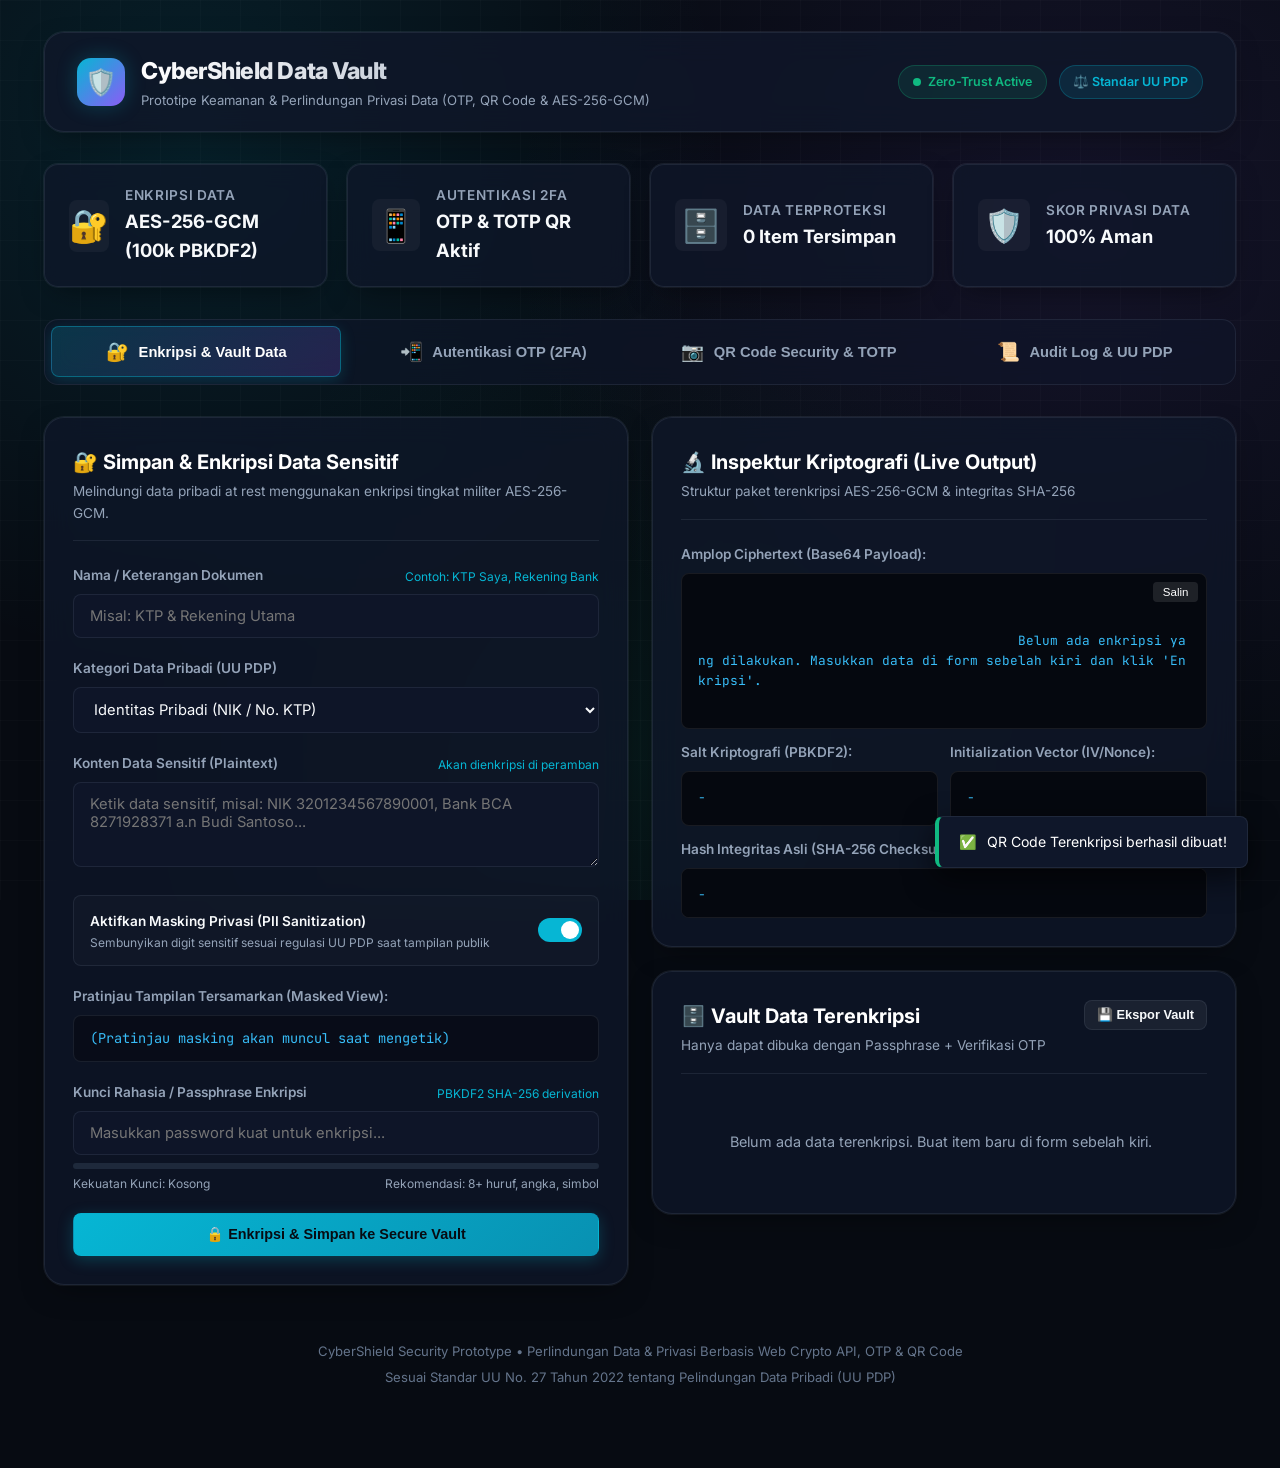
<file: index.html>
<!DOCTYPE html>
<html lang="id">
<head>
    <meta charset="UTF-8">
    <meta name="viewport" content="width=device-width, initial-scale=1.0">
    <meta name="description" content="Prototipe Sistem Keamanan & Perlindungan Privasi Data: Implementasi OTP, QR Code MFA, Enkripsi AES-256-GCM dan Kepatuhan UU PDP.">
    <meta name="keywords" content="Keamanan Data, Privasi, Enkripsi AES-256, OTP, QR Code, UU PDP, Two Factor Authentication">
    <meta name="author" content="CyberShield Security Engine">
    <title>CyberShield - Prototipe Keamanan Data, Privasi, OTP & QR Code</title>
    
    <!-- Google Fonts for modern typography -->
    <link rel="preconnect" href="https://fonts.googleapis.com">
    <link rel="preconnect" href="https://fonts.gstatic.com" crossorigin>
    <link href="https://fonts.googleapis.com/css2?family=Inter:wght@400;500;600;700;800&family=JetBrains+Mono:wght@400;600;700&display=swap" rel="stylesheet">
    
    <link rel="stylesheet" href="css/style.css">
</head>
<body>

    <div class="container">
        <!-- Application Header -->
        <header class="app-header" id="mainHeader">
            <div class="brand">
                <div class="brand-icon" aria-hidden="true">🛡️</div>
                <div class="brand-info">
                    <h1>CyberShield Data Vault</h1>
                    <p>Prototipe Keamanan &amp; Perlindungan Privasi Data (OTP, QR Code &amp; AES-256-GCM)</p>
                </div>
            </div>
            <div class="header-badges">
                <div class="status-badge" id="badgeZeroTrust">
                    <span class="pulse-dot"></span>
                    <span>Zero-Trust Active</span>
                </div>
                <div class="status-badge accent" id="badgeUUPDP">
                    <span>⚖️ Standar UU PDP</span>
                </div>
            </div>
        </header>

        <!-- Security Overview Cards -->
        <section class="security-summary" aria-label="Ringkasan Status Keamanan">
            <article class="summary-card" id="summaryCardEncryption">
                <div class="summary-icon">🔐</div>
                <div class="summary-meta">
                    <h3>Enkripsi Data</h3>
                    <p id="statEncryptionMode">AES-256-GCM (100k PBKDF2)</p>
                </div>
            </article>
            <article class="summary-card" id="summaryCardMFA">
                <div class="summary-icon">📱</div>
                <div class="summary-meta">
                    <h3>Autentikasi 2FA</h3>
                    <p id="stat2FA">OTP &amp; TOTP QR Aktif</p>
                </div>
            </article>
            <article class="summary-card" id="summaryCardVault">
                <div class="summary-icon">🗄️</div>
                <div class="summary-meta">
                    <h3>Data Terproteksi</h3>
                    <p id="statVaultCount">2 Item Tersimpan</p>
                </div>
            </article>
            <article class="summary-card" id="summaryCardCompliance">
                <div class="summary-icon">🛡️</div>
                <div class="summary-meta">
                    <h3>Skor Privasi Data</h3>
                    <p id="statPrivacyScore">100% Aman</p>
                </div>
            </article>
        </section>

        <!-- Main Navigation Tabs -->
        <nav class="tabs-nav" role="tablist" aria-label="Modul Keamanan">
            <button class="tab-btn active" id="tabBtnEncryption" role="tab" aria-selected="true" aria-controls="tabEncryption" data-tab="tabEncryption">
                <span class="tab-icon">🔐</span>
                <span>Enkripsi &amp; Vault Data</span>
            </button>
            <button class="tab-btn" id="tabBtnOTP" role="tab" aria-selected="false" aria-controls="tabOTP" data-tab="tabOTP">
                <span class="tab-icon">📲</span>
                <span>Autentikasi OTP (2FA)</span>
            </button>
            <button class="tab-btn" id="tabBtnQRCode" role="tab" aria-selected="false" aria-controls="tabQRCode" data-tab="tabQRCode">
                <span class="tab-icon">📷</span>
                <span>QR Code Security &amp; TOTP</span>
            </button>
            <button class="tab-btn" id="tabBtnPrivacyAudit" role="tab" aria-selected="false" aria-controls="tabPrivacyAudit" data-tab="tabPrivacyAudit">
                <span class="tab-icon">📜</span>
                <span>Audit Log &amp; UU PDP</span>
            </button>
        </nav>

        <!-- Main Workspace -->
        <main id="mainWorkspace">

            <!-- TAB 1: DATA ENCRYPTION & SECURE VAULT -->
            <section class="tab-pane active" id="tabEncryption" role="tabpanel" aria-labelledby="tabBtnEncryption">
                <div class="grid-2">
                    <!-- Encryption Form Card -->
                    <div class="glass-card" id="cardEncryptForm">
                        <div class="card-header">
                            <div class="card-title">
                                <h2>🔐 Simpan &amp; Enkripsi Data Sensitif</h2>
                                <p>Melindungi data pribadi at rest menggunakan enkripsi tingkat militer AES-256-GCM.</p>
                            </div>
                        </div>

                        <form id="formEncryptData" onsubmit="return false;">
                            <div class="form-group">
                                <label for="dataLabel" class="form-label">
                                    <span>Nama / Keterangan Dokumen</span>
                                    <span class="input-hint">Contoh: KTP Saya, Rekening Bank</span>
                                </label>
                                <input type="text" id="dataLabel" class="form-control" placeholder="Misal: KTP &amp; Rekening Utama" required>
                            </div>

                            <div class="form-group">
                                <label for="dataCategory" class="form-label">
                                    <span>Kategori Data Pribadi (UU PDP)</span>
                                </label>
                                <select id="dataCategory" class="form-control">
                                    <option value="nik">Identitas Pribadi (NIK / No. KTP)</option>
                                    <option value="bank">Keuangan (No. Rekening / Kartu Debit)</option>
                                    <option value="medical">Data Kesehatan / Medis Rahasia</option>
                                    <option value="credentials">Kredensial &amp; Password Penting</option>
                                    <option value="general">Catatan Rahasia Umum</option>
                                </select>
                            </div>

                            <div class="form-group">
                                <label for="dataPlaintext" class="form-label">
                                    <span>Konten Data Sensitif (Plaintext)</span>
                                    <span class="input-hint">Akan dienkripsi di peramban</span>
                                </label>
                                <textarea id="dataPlaintext" class="form-control" rows="3" placeholder="Ketik data sensitif, misal: NIK 3201234567890001, Bank BCA 8271928371 a.n Budi Santoso..." required></textarea>
                            </div>

                            <!-- PII Masking Switch -->
                            <div class="switch-group" id="piiSwitchGroup">
                                <div>
                                    <span class="switch-label">Aktifkan Masking Privasi (PII Sanitization)</span>
                                    <span class="switch-desc">Sembunyikan digit sensitif sesuai regulasi UU PDP saat tampilan publik</span>
                                </div>
                                <label class="toggle-switch">
                                    <input type="checkbox" id="toggleMasking" checked>
                                    <span class="slider"></span>
                                </label>
                            </div>

                            <!-- Masked Preview -->
                            <div class="form-group" id="maskedPreviewGroup">
                                <label class="form-label">
                                    <span>Pratinjau Tampilan Tersamarkan (Masked View):</span>
                                </label>
                                <div id="maskedPreviewDisplay" class="form-control mono" style="background: rgba(0,0,0,0.3); color: #38bdf8;">
                                    (Pratinjau masking akan muncul saat mengetik)
                                </div>
                            </div>

                            <div class="form-group">
                                <label for="encryptPassphrase" class="form-label">
                                    <span>Kunci Rahasia / Passphrase Enkripsi</span>
                                    <span class="input-hint">PBKDF2 SHA-256 derivation</span>
                                </label>
                                <input type="password" id="encryptPassphrase" class="form-control" placeholder="Masukkan password kuat untuk enkripsi..." required>
                                
                                <!-- Password Strength Meter -->
                                <div class="pw-strength-wrapper">
                                    <div class="pw-strength-bar">
                                        <div id="pwStrengthFill" class="pw-strength-fill"></div>
                                    </div>
                                    <div class="pw-strength-label">
                                        <span id="pwStrengthText">Kekuatan Kunci: Kosong</span>
                                        <span id="pwEntropyHint">Rekomendasi: 8+ huruf, angka, simbol</span>
                                    </div>
                                </div>
                            </div>

                            <button type="button" id="btnEncryptSubmit" class="btn btn-primary btn-block">
                                <span>🔒 Enkripsi &amp; Simpan ke Secure Vault</span>
                            </button>
                        </form>
                    </div>

                    <!-- Right Column: Live Crypto Inspector & Vault List -->
                    <div style="display: flex; flex-direction: column; gap: 1.5rem;">
                        <!-- Live Cryptographic Inspector -->
                        <div class="glass-card" id="cardCryptoInspector">
                            <div class="card-header">
                                <div class="card-title">
                                    <h2>🔬 Inspektur Kriptografi (Live Output)</h2>
                                    <p>Struktur paket terenkripsi AES-256-GCM &amp; integritas SHA-256</p>
                                </div>
                            </div>

                            <div style="display: flex; flex-direction: column; gap: 0.8rem;">
                                <div>
                                    <span class="form-label">Amplop Ciphertext (Base64 Payload):</span>
                                    <div class="code-inspector" id="inspectorCiphertext">
                                        <button class="copy-btn-corner" id="btnCopyCipher">Salin</button>
                                        <span id="textCiphertext">Belum ada enkripsi yang dilakukan. Masukkan data di form sebelah kiri dan klik 'Enkripsi'.</span>
                                    </div>
                                </div>
                                <div style="display: grid; grid-template-columns: 1fr 1fr; gap: 0.75rem;">
                                    <div>
                                        <span class="form-label">Salt Kriptografi (PBKDF2):</span>
                                        <div class="code-inspector" style="height: 55px;" id="textSaltHex">-</div>
                                    </div>
                                    <div>
                                        <span class="form-label">Initialization Vector (IV/Nonce):</span>
                                        <div class="code-inspector" style="height: 55px;" id="textIvHex">-</div>
                                    </div>
                                </div>
                                <div>
                                    <span class="form-label">Hash Integritas Asli (SHA-256 Checksum):</span>
                                    <div class="code-inspector" style="height: 50px;" id="textDataHash">-</div>
                                </div>
                            </div>
                        </div>

                        <!-- Encrypted Vault Items -->
                        <div class="glass-card" id="cardVaultList">
                            <div class="card-header">
                                <div class="card-title">
                                    <h2>🗄️ Vault Data Terenkripsi</h2>
                                    <p>Hanya dapat dibuka dengan Passphrase + Verifikasi OTP</p>
                                </div>
                                <button class="btn btn-secondary btn-sm" id="btnExportVault">💾 Ekspor Vault</button>
                            </div>

                            <div class="vault-list" id="vaultContainer">
                                <!-- Populated dynamically by app.js -->
                            </div>
                        </div>
                    </div>
                </div>
            </section>

            <!-- TAB 2: OTP (ONE-TIME PASSWORD) AUTHENTICATION -->
            <section class="tab-pane" id="tabOTP" role="tabpanel" aria-labelledby="tabBtnOTP">
                <div class="grid-2">
                    <!-- OTP Generator & Verification Control -->
                    <div class="glass-card" id="cardOTPControl">
                        <div class="card-header">
                            <div class="card-title">
                                <h2>📲 Simulasi Verifikasi 2FA / OTP</h2>
                                <p>Sistem perlindungan akses data dengan One-Time Password 6-digit &amp; proteksi anti brute-force.</p>
                            </div>
                        </div>

                        <div class="form-group">
                            <label for="otpChannelSelect" class="form-label">Saluran Pengiriman OTP:</label>
                            <select id="otpChannelSelect" class="form-control">
                                <option value="SMS">SMS Gateway (+62 812-****-8899)</option>
                                <option value="Email">Email Resmi (u***@privatedata.id)</option>
                                <option value="WhatsApp">WhatsApp OTP Security Channel</option>
                            </select>
                        </div>

                        <div class="form-group">
                            <label for="otpPurpose" class="form-label">Tujuan Otorisasi:</label>
                            <input type="text" id="otpPurpose" class="form-control" value="Otorisasi Buka Kunci Data Rahasia Vault" readonly>
                        </div>

                        <button type="button" id="btnRequestOTP" class="btn btn-primary btn-block">
                            <span>📩 Generate &amp; Kirim Kode OTP</span>
                        </button>

                        <!-- Simulated SMS / Email Message Preview -->
                        <div id="simulatedPhoneNotification" style="display: none; margin-top: 1.5rem;">
                            <div class="sim-sms-box">
                                <div class="sms-header">
                                    <span id="smsHeaderTitle">📩 SMS Gateway Security</span>
                                    <span>Baru Saja</span>
                                </div>
                                <div class="sms-body">
                                    <p>Jangan berikan kode ini kepada siapa pun! Kode verifikasi Anda adalah <span class="sms-code-highlight" id="simulatedCodeText">123456</span>. Berlaku selama 60 detik.</p>
                                </div>
                            </div>
                        </div>

                        <!-- 6-Digit PIN Input Form -->
                        <div style="margin-top: 1.5rem; text-align: center;">
                            <label class="form-label" style="justify-content: center;">Masukkan 6-Digit Kode OTP Anda:</label>
                            <div class="pin-inputs" id="pinInputContainer">
                                <input type="text" class="pin-digit" maxlength="1" inputmode="numeric" id="pin0" autofocus>
                                <input type="text" class="pin-digit" maxlength="1" inputmode="numeric" id="pin1">
                                <input type="text" class="pin-digit" maxlength="1" inputmode="numeric" id="pin2">
                                <input type="text" class="pin-digit" maxlength="1" inputmode="numeric" id="pin3">
                                <input type="text" class="pin-digit" maxlength="1" inputmode="numeric" id="pin4">
                                <input type="text" class="pin-digit" maxlength="1" inputmode="numeric" id="pin5">
                            </div>

                            <!-- Radial Countdown Timer -->
                            <div class="timer-radial-wrap" id="otpTimerWrap">
                                <div class="timer-circle">
                                    <svg class="timer-svg" width="100" height="100" viewBox="0 0 100 100">
                                        <circle class="timer-circle-bg" cx="50" cy="50" r="42"></circle>
                                        <circle class="timer-circle-progress" id="timerProgressRing" cx="50" cy="50" r="42"></circle>
                                    </svg>
                                    <div class="timer-text" id="otpTimerLabel">60s</div>
                                </div>
                                <span style="font-size: 0.8rem; color: var(--text-muted); margin-top: 0.5rem;" id="otpTimerStatus">Menunggu pengiriman OTP...</span>
                            </div>

                            <div style="display: flex; gap: 0.75rem; justify-content: center; margin-top: 1rem;">
                                <button type="button" id="btnVerifyOTP" class="btn btn-primary" style="flex: 2;">
                                    <span>✅ Verifikasi OTP Sekarang</span>
                                </button>
                                <button type="button" id="btnResendOTP" class="btn btn-secondary" style="flex: 1;" disabled>
                                    <span>🔄 Kirim Ulang</span>
                                </button>
                            </div>
                        </div>
                    </div>

                    <!-- OTP Security Guarantees & Brute Force Monitor -->
                    <div class="glass-card" id="cardOTPThreats">
                        <div class="card-header">
                            <div class="card-title">
                                <h2>🛡️ Mekanisme Perlindungan OTP</h2>
                                <p>Arsitektur keamanan terhadap serangan Brute-Force &amp; Man-in-the-Middle</p>
                            </div>
                        </div>

                        <div style="display: flex; flex-direction: column; gap: 1rem;">
                            <div style="background: rgba(255, 255, 255, 0.03); padding: 1rem; border-radius: var(--radius-sm); border: 1px solid var(--border-subtle);">
                                <h4 style="color: var(--primary); font-size: 0.95rem; margin-bottom: 0.3rem;">⚡ Anti Brute-Force Rate Limiting</h4>
                                <p style="font-size: 0.82rem; color: var(--text-muted);">
                                    Sistem membatasi maksimal <strong>3 kali percobaan salah</strong>. Jika melampaui batas, sistem otomatis membekukan (lockdown) verifikasi selama 30 detik untuk menggagalkan bot otomatis.
                                </p>
                                <div style="margin-top: 0.6rem; display: flex; justify-content: space-between; align-items: center; font-size: 0.82rem;">
                                    <span>Sisa Percobaan:</span>
                                    <span id="attemptsRemainingBadge" style="font-weight: 700; color: var(--success);">3 / 3 Percobaan</span>
                                </div>
                            </div>

                            <div style="background: rgba(255, 255, 255, 0.03); padding: 1rem; border-radius: var(--radius-sm); border: 1px solid var(--border-subtle);">
                                <h4 style="color: var(--secondary); font-size: 0.95rem; margin-bottom: 0.3rem;">⏳ Single-Use &amp; Time-Bound Token</h4>
                                <p style="font-size: 0.82rem; color: var(--text-muted);">
                                    Kode OTP dibuat dengan nilai acak kriptografis (<code>window.crypto.getRandomValues</code>) dan secara otomatis hangus seketika setelah digunakan (One-Time) atau setelah 60 detik kedaluwarsa.
                                </p>
                            </div>

                            <div style="background: rgba(255, 255, 255, 0.03); padding: 1rem; border-radius: var(--radius-sm); border: 1px solid var(--border-subtle);">
                                <h4 style="color: var(--success); font-size: 0.95rem; margin-bottom: 0.3rem;">🔒 Hubungan OTP dengan Kunci Dekripsi</h4>
                                <p style="font-size: 0.82rem; color: var(--text-muted);">
                                    Di sistem CyberShield, data sensitif yang ada di Vault membutuhkan otorisasi OTP yang valid sebelum peramban diizinkan menjalankan proses dekripsi data berharga.
                                </p>
                            </div>
                        </div>
                    </div>
                </div>
            </section>

            <!-- TAB 3: QR CODE SECURITY & MFA BINDING -->
            <section class="tab-pane" id="tabQRCode" role="tabpanel" aria-labelledby="tabBtnQRCode">
                <div class="grid-2">
                    <!-- MFA QR Code Pairing -->
                    <div class="glass-card" id="cardQRPairing">
                        <div class="card-header">
                            <div class="card-title">
                                <h2>📷 Binding 2FA dengan QR Code (TOTP)</h2>
                                <p>Dukungan aplikasi Google Authenticator, Microsoft Authenticator &amp; Authy</p>
                            </div>
                        </div>

                        <div class="qr-preview-wrapper">
                            <div class="qr-box" id="qrContainerTotp">
                                <!-- Dynamic SVG QR Code will be inserted here -->
                            </div>
                            <div class="qr-secret-key" id="boxTotpSecretKey">
                                <span>Kunci Manual:</span>
                                <strong id="textTotpSecret">JBSWY3DPEHPK3PXP</strong>
                                <button class="btn btn-secondary btn-sm" id="btnCopyTotpSecret" style="padding: 0.2rem 0.5rem;">Salin</button>
                            </div>
                            <p style="font-size: 0.78rem; color: var(--text-muted); margin-top: 0.8rem; text-align: center;">
                                Pindai QR Code di atas menggunakan aplikasi Authenticator ponsel Anda untuk menghubungkan akun.
                            </p>
                        </div>

                        <!-- Live Authenticator Simulator -->
                        <div style="background: rgba(0, 0, 0, 0.4); border-radius: var(--radius-sm); padding: 1rem; border: 1px solid var(--border-subtle);">
                            <div style="display: flex; justify-content: space-between; align-items: center; margin-bottom: 0.5rem;">
                                <span style="font-size: 0.82rem; font-weight: 600; color: var(--primary);">📲 Simulator Kode Live Authenticator:</span>
                                <span style="font-size: 0.75rem; color: var(--text-muted);" id="totpTickerCountdown">Berganti dlm 30s</span>
                            </div>
                            <div style="display: flex; align-items: center; justify-content: space-between;">
                                <div id="liveTotpDisplay" style="font-family: var(--font-mono); font-size: 1.8rem; font-weight: 800; letter-spacing: 0.15em; color: #fff;">
                                    ------
                                </div>
                                <button class="btn btn-secondary btn-sm" id="btnFillTotp">Gunakan Kode Ini</button>
                            </div>
                        </div>

                        <!-- Verification of TOTP -->
                        <div style="margin-top: 1.25rem;">
                            <label for="inputVerifyTotp" class="form-label">Uji Validasi Kode dari Authenticator:</label>
                            <div style="display: flex; gap: 0.75rem;">
                                <input type="text" id="inputVerifyTotp" class="form-control mono" placeholder="6 Digit TOTP (misal: 482910)" maxlength="6">
                                <button type="button" id="btnCheckTotp" class="btn btn-primary" style="white-space: nowrap;">
                                    Verifikasi TOTP
                                </button>
                            </div>
                        </div>
                    </div>

                    <!-- Secure Encrypted QR Code Generator & Scanner Simulator -->
                    <div class="glass-card" id="cardEncryptedQR">
                        <div class="card-header">
                            <div class="card-title">
                                <h2>🛡️ QR Code Payload Terenkripsi</h2>
                                <p>Kirimkan data rahasia offline melalui QR Code yang hanya bisa dibaca dengan password.</p>
                            </div>
                        </div>

                        <div class="form-group">
                            <label for="qrSecretPayloadText" class="form-label">Pesan / Token Rahasia yang Ingin Dimasukkan ke QR:</label>
                            <input type="text" id="qrSecretPayloadText" class="form-control" value="SESI-RAHASIA#USER-8291#TIKET-KEAMANAN-TERVERIFIKASI">
                        </div>

                        <div class="form-group">
                            <label for="qrSecretPassphrase" class="form-label">Kunci Enkripsi QR:</label>
                            <input type="password" id="qrSecretPassphrase" class="form-control" placeholder="Passphrase pengunci QR code..." value="KunciRahasiaQR123!">
                        </div>

                        <button type="button" id="btnGenerateEncryptedQR" class="btn btn-primary btn-block">
                            <span>⚡ Generate QR Code Terenkripsi</span>
                        </button>

                        <div class="qr-preview-wrapper" style="margin-top: 1.25rem;">
                            <div class="qr-box" id="qrContainerEncrypted">
                                <!-- Dynamic Encrypted QR Code -->
                            </div>
                            <span style="font-size: 0.75rem; color: var(--text-muted); margin-top: 0.5rem;" id="qrEncryptedPayloadLength">
                                Payload: Terenkripsi AES-256-GCM
                            </span>
                        </div>

                        <!-- Scanner & Decryptor Simulator -->
                        <div style="background: rgba(255, 255, 255, 0.02); padding: 1rem; border-radius: var(--radius-sm); border: 1px solid var(--border-subtle);">
                            <h4 style="font-size: 0.88rem; color: #fff; margin-bottom: 0.5rem;">🔍 Simulator Pindai &amp; Dekripsi QR</h4>
                            <div style="display: flex; gap: 0.5rem; margin-bottom: 0.75rem;">
                                <input type="password" id="qrDecryptKeyInput" class="form-control" placeholder="Masukkan kunci untuk membaca QR...">
                                <button type="button" id="btnScanAndDecryptQR" class="btn btn-secondary" style="white-space: nowrap;">Buka QR</button>
                            </div>
                            <div id="qrDecryptedResult" class="code-inspector" style="height: 60px; color: #10b981;">
                                Hasil dekripsi QR akan tampil di sini.
                            </div>
                        </div>
                    </div>
                </div>
            </section>

            <!-- TAB 4: AUDIT LOG & UU PDP PRIVACY COMPLIANCE -->
            <section class="tab-pane" id="tabPrivacyAudit" role="tabpanel" aria-labelledby="tabBtnPrivacyAudit">
                <div class="grid-2">
                    <!-- Live Security Event Audit Console -->
                    <div class="glass-card" id="cardAuditTrail">
                        <div class="card-header">
                            <div class="card-title">
                                <h2>📜 Audit Log Keamanan Real-Time</h2>
                                <p>Pencatatan setiap akses, pembuatan OTP, dan proses enkripsi/dekripsi secara transparan.</p>
                            </div>
                            <button class="btn btn-secondary btn-sm" id="btnClearAuditLogs">Bersihkan Log</button>
                        </div>

                        <div class="audit-console" id="auditConsoleContainer">
                            <!-- Populated dynamically by app.js -->
                        </div>
                    </div>

                    <!-- UU PDP & Privacy Compliance Dashboard -->
                    <div class="glass-card" id="cardComplianceDashboard">
                        <div class="card-header">
                            <div class="card-title">
                                <h2>⚖️ Kepatuhan UU Perlindungan Data Pribadi (UU PDP)</h2>
                                <p>Kesesuaian implementasi teknis dengan Undang-Undang No. 27 Tahun 2022</p>
                            </div>
                        </div>

                        <div style="display: flex; flex-direction: column; gap: 1rem;">
                            <div style="display: flex; gap: 0.75rem; align-items: flex-start;">
                                <span style="font-size: 1.3rem;">✅</span>
                                <div>
                                    <h4 style="font-size: 0.92rem; color: #fff;">Prinsip Kerahasiaan &amp; Enkripsi End-to-End (Pasal 35)</h4>
                                    <p style="font-size: 0.8rem; color: var(--text-muted);">
                                        Pengendali data wajib melindungi data pribadi dari pemrosesan tidak sah menggunakan kriptografi kuat (AES-256-GCM) sehingga pihak ketiga tidak dapat membaca data mentah.
                                    </p>
                                </div>
                            </div>

                            <div style="display: flex; gap: 0.75rem; align-items: flex-start;">
                                <span style="font-size: 1.3rem;">✅</span>
                                <div>
                                    <h4 style="font-size: 0.92rem; color: #fff;">Autentikasi Bertingkat (MFA / 2FA)</h4>
                                    <p style="font-size: 0.8rem; color: var(--text-muted);">
                                        Akses terhadap data sensitif dilindungi dengan otentikasi ganda menggunakan One-Time Password (OTP) dan TOTP QR Code untuk mencegah pengambilalihan akun.
                                    </p>
                                </div>
                            </div>

                            <div style="display: flex; gap: 0.75rem; align-items: flex-start;">
                                <span style="font-size: 1.3rem;">✅</span>
                                <div>
                                    <h4 style="font-size: 0.92rem; color: #fff;">Hak Penghapusan Data / Right to be Forgotten (Pasal 8)</h4>
                                    <p style="font-size: 0.8rem; color: var(--text-muted);">
                                        Subjek data berhak mengakhiri pemrosesan dan menghapus data pribadinya secara permanen dari sistem vault melalui tombol 'Hapus Data' kapan saja.
                                    </p>
                                </div>
                            </div>

                            <div style="display: flex; gap: 0.75rem; align-items: flex-start;">
                                <span style="font-size: 1.3rem;">✅</span>
                                <div>
                                    <h4 style="font-size: 0.92rem; color: #fff;">Penyamaran Data Sensitif / PII Masking (Pasal 36)</h4>
                                    <p style="font-size: 0.8rem; color: var(--text-muted);">
                                        Fitur masking otomatis menyamarkan angka sensitif pada NIK, Rekening Bank, dan Nomor Kontak saat ditampilkan pada antarmuka publik.
                                    </p>
                                </div>
                            </div>
                        </div>

                        <div style="margin-top: 1.5rem; padding-top: 1rem; border-top: 1px solid var(--border-subtle); display: flex; justify-content: space-between; align-items: center;">
                            <span style="font-size: 0.85rem; color: var(--text-muted);">Status Sertifikasi Sistem:</span>
                            <span class="status-badge" style="background: rgba(16, 185, 129, 0.2);">Zero-Knowledge Ready</span>
                        </div>
                    </div>
                </div>
            </section>

        </main>

        <!-- Decryption & 2FA Modal Dialog -->
        <div class="modal-overlay" id="decryptModal">
            <div class="modal-content" role="dialog" aria-modal="true" aria-labelledby="modalTitle">
                <div class="modal-header">
                    <h3 id="modalTitle" style="font-size: 1.15rem; color: #fff;">🔓 Buka Kunci &amp; Dekripsi Data Vault</h3>
                    <button class="modal-close" id="btnModalClose" aria-label="Tutup Dialog">&times;</button>
                </div>
                
                <div style="margin-bottom: 1.25rem;">
                    <p style="font-size: 0.85rem; color: var(--text-muted); margin-bottom: 0.75rem;">
                        Item: <strong id="modalItemLabel" style="color: #fff;">-</strong>
                    </p>
                    <div class="form-group">
                        <label for="modalDecryptPassword" class="form-label">Masukkan Passphrase Enkripsi:</label>
                        <input type="password" id="modalDecryptPassword" class="form-control" placeholder="Passphrase yang digunakan saat enkripsi..." required>
                    </div>

                    <!-- 2FA OTP Security Requirement in Modal -->
                    <div style="background: rgba(6, 182, 212, 0.08); border: 1px solid rgba(6, 182, 212, 0.2); padding: 0.85rem; border-radius: var(--radius-sm); margin-bottom: 1rem;">
                        <span style="font-size: 0.8rem; color: var(--primary); font-weight: 600; display: block; margin-bottom: 0.3rem;">
                            🛡️ Otorisasi 2FA Diperlukan:
                        </span>
                        <div style="display: flex; gap: 0.5rem;">
                            <input type="text" id="modalOtpCode" class="form-control mono" placeholder="6-Digit OTP / TOTP..." maxlength="6">
                            <button type="button" class="btn btn-secondary btn-sm" id="btnModalQuickOtp">Gunakan OTP Aktif</button>
                        </div>
                    </div>

                    <div id="modalDecryptedOutputGroup" style="display: none; margin-top: 1rem;">
                        <label class="form-label" style="color: var(--success);">Konten Asli Berhasil Didekripsi:</label>
                        <div class="code-inspector" id="modalDecryptedContent" style="color: #34d399; max-height: 140px;">-</div>
                    </div>
                </div>

                <div style="display: flex; justify-content: flex-end; gap: 0.75rem;">
                    <button type="button" class="btn btn-secondary" id="btnModalCancel">Tutup</button>
                    <button type="button" class="btn btn-primary" id="btnModalSubmitDecrypt">🔓 Dekripsi Sekarang</button>
                </div>
            </div>
        </div>

        <!-- Toast Notification Container -->
        <div class="toast-container" id="toastContainer" aria-live="polite"></div>

        <!-- Footer -->
        <footer style="margin-top: 3.5rem; text-align: center; color: var(--text-dim); font-size: 0.82rem;">
            <p>CyberShield Security Prototype &bull; Perlindungan Data &amp; Privasi Berbasis Web Crypto API, OTP &amp; QR Code</p>
            <p style="margin-top: 0.3rem;">Sesuai Standar UU No. 27 Tahun 2022 tentang Pelindungan Data Pribadi (UU PDP)</p>
        </footer>
    </div>

    <!-- Scripts -->
    <script src="js/qrcode-lib.js"></script>
    <script src="js/crypto-engine.js"></script>
    <script src="js/otp-manager.js"></script>
    <script src="js/app.js"></script>
</body>
</html>
</file>
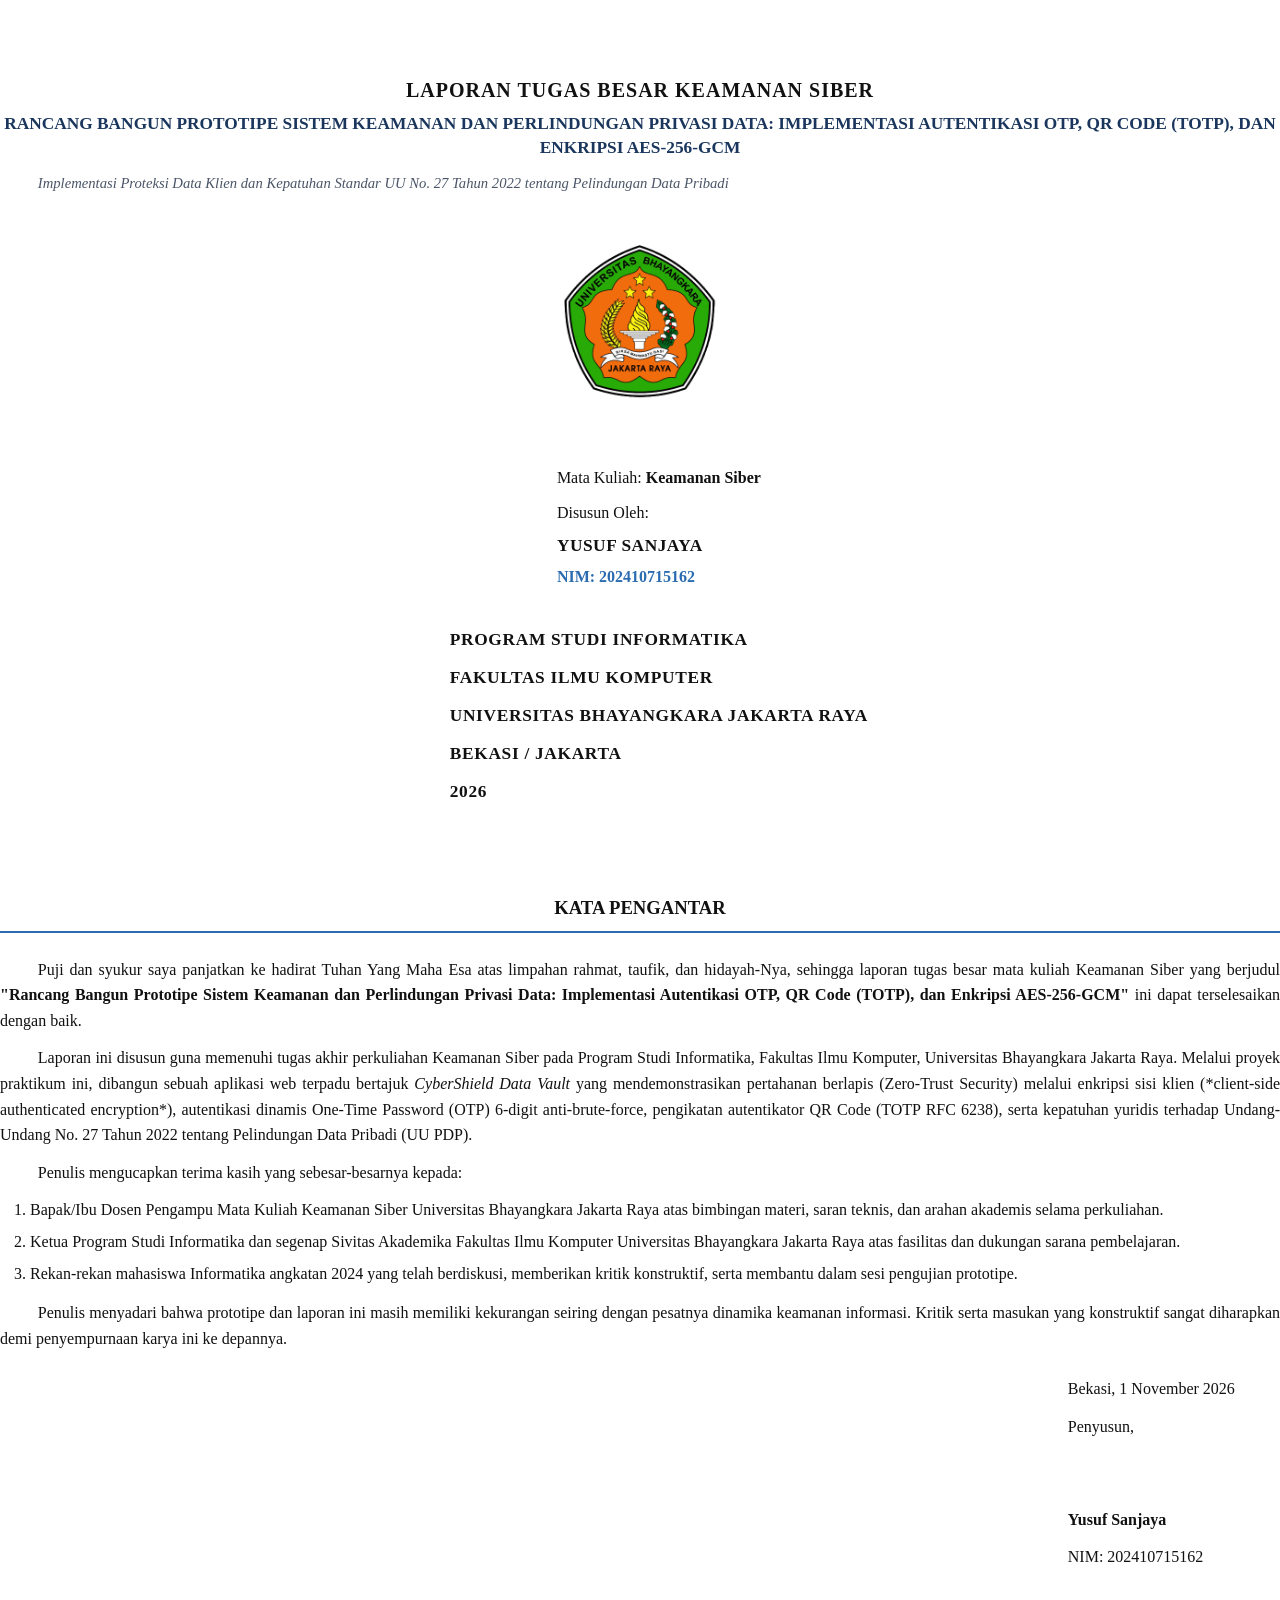
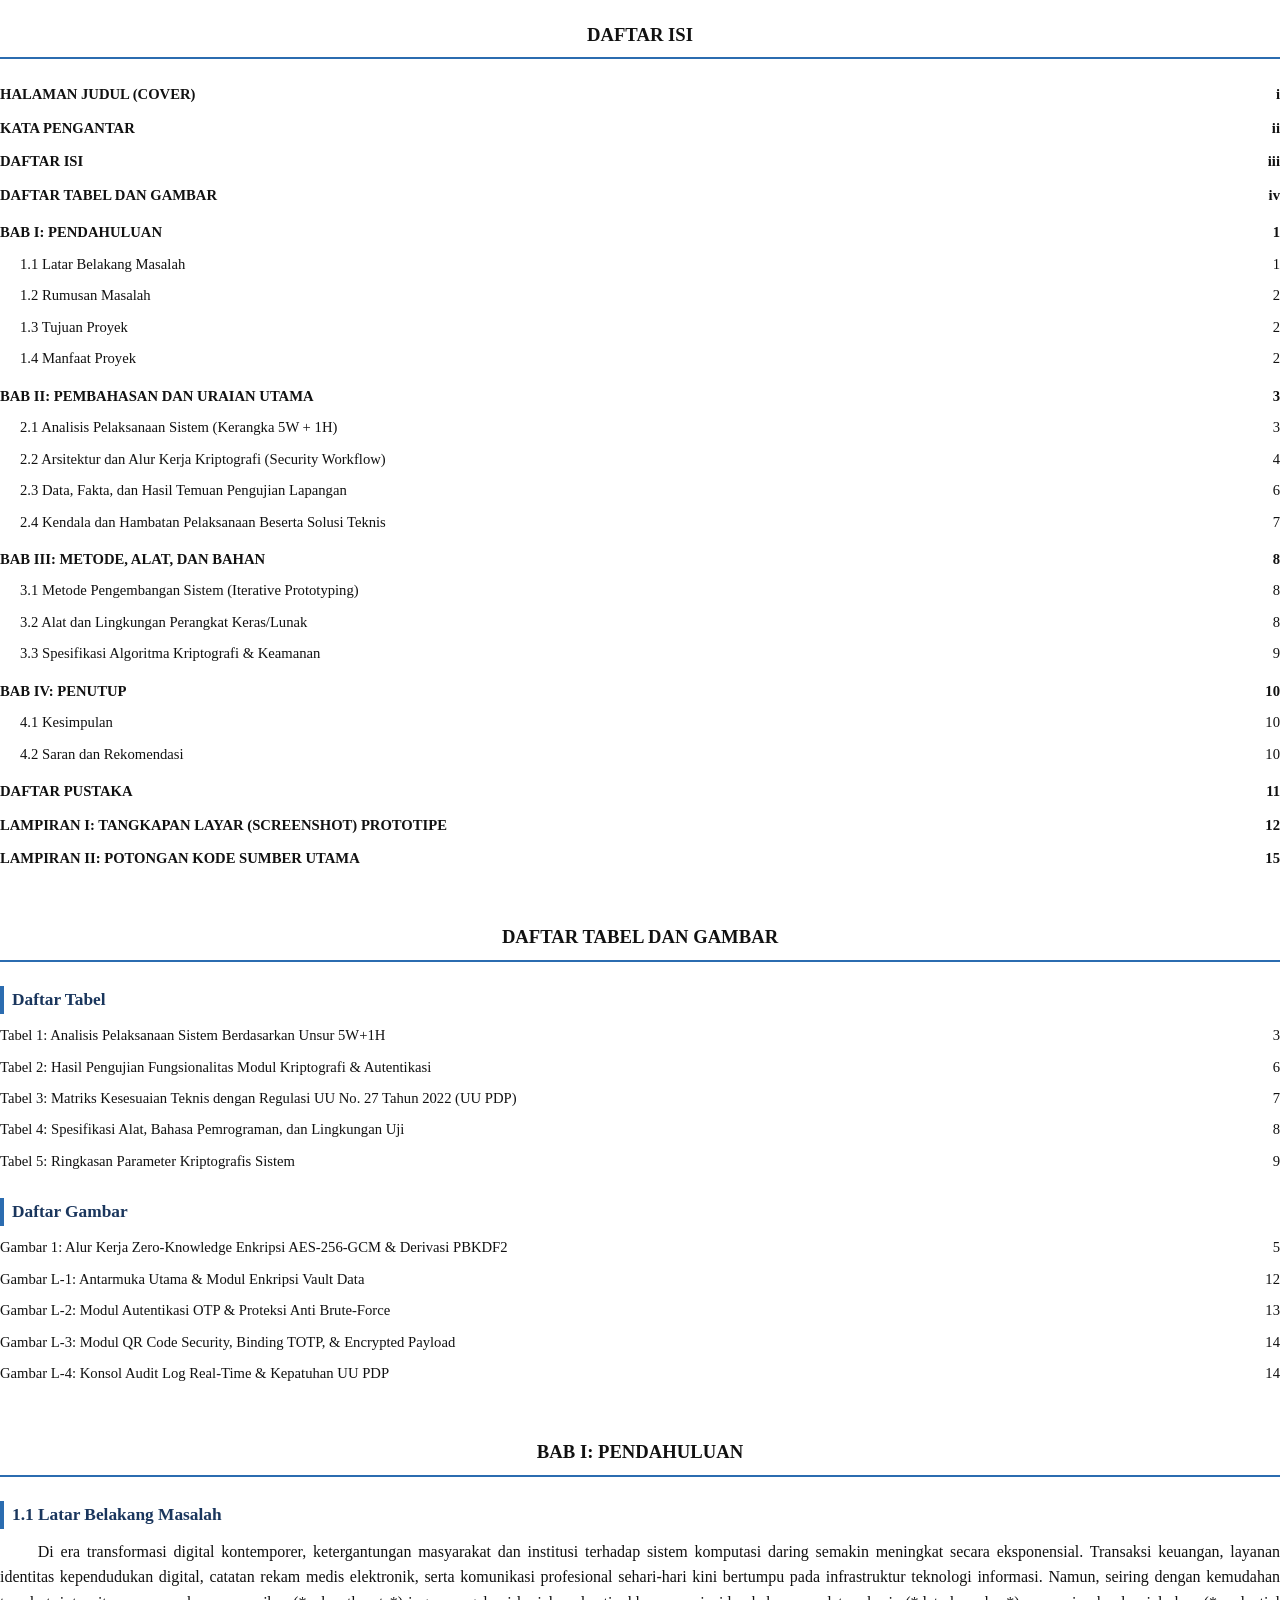
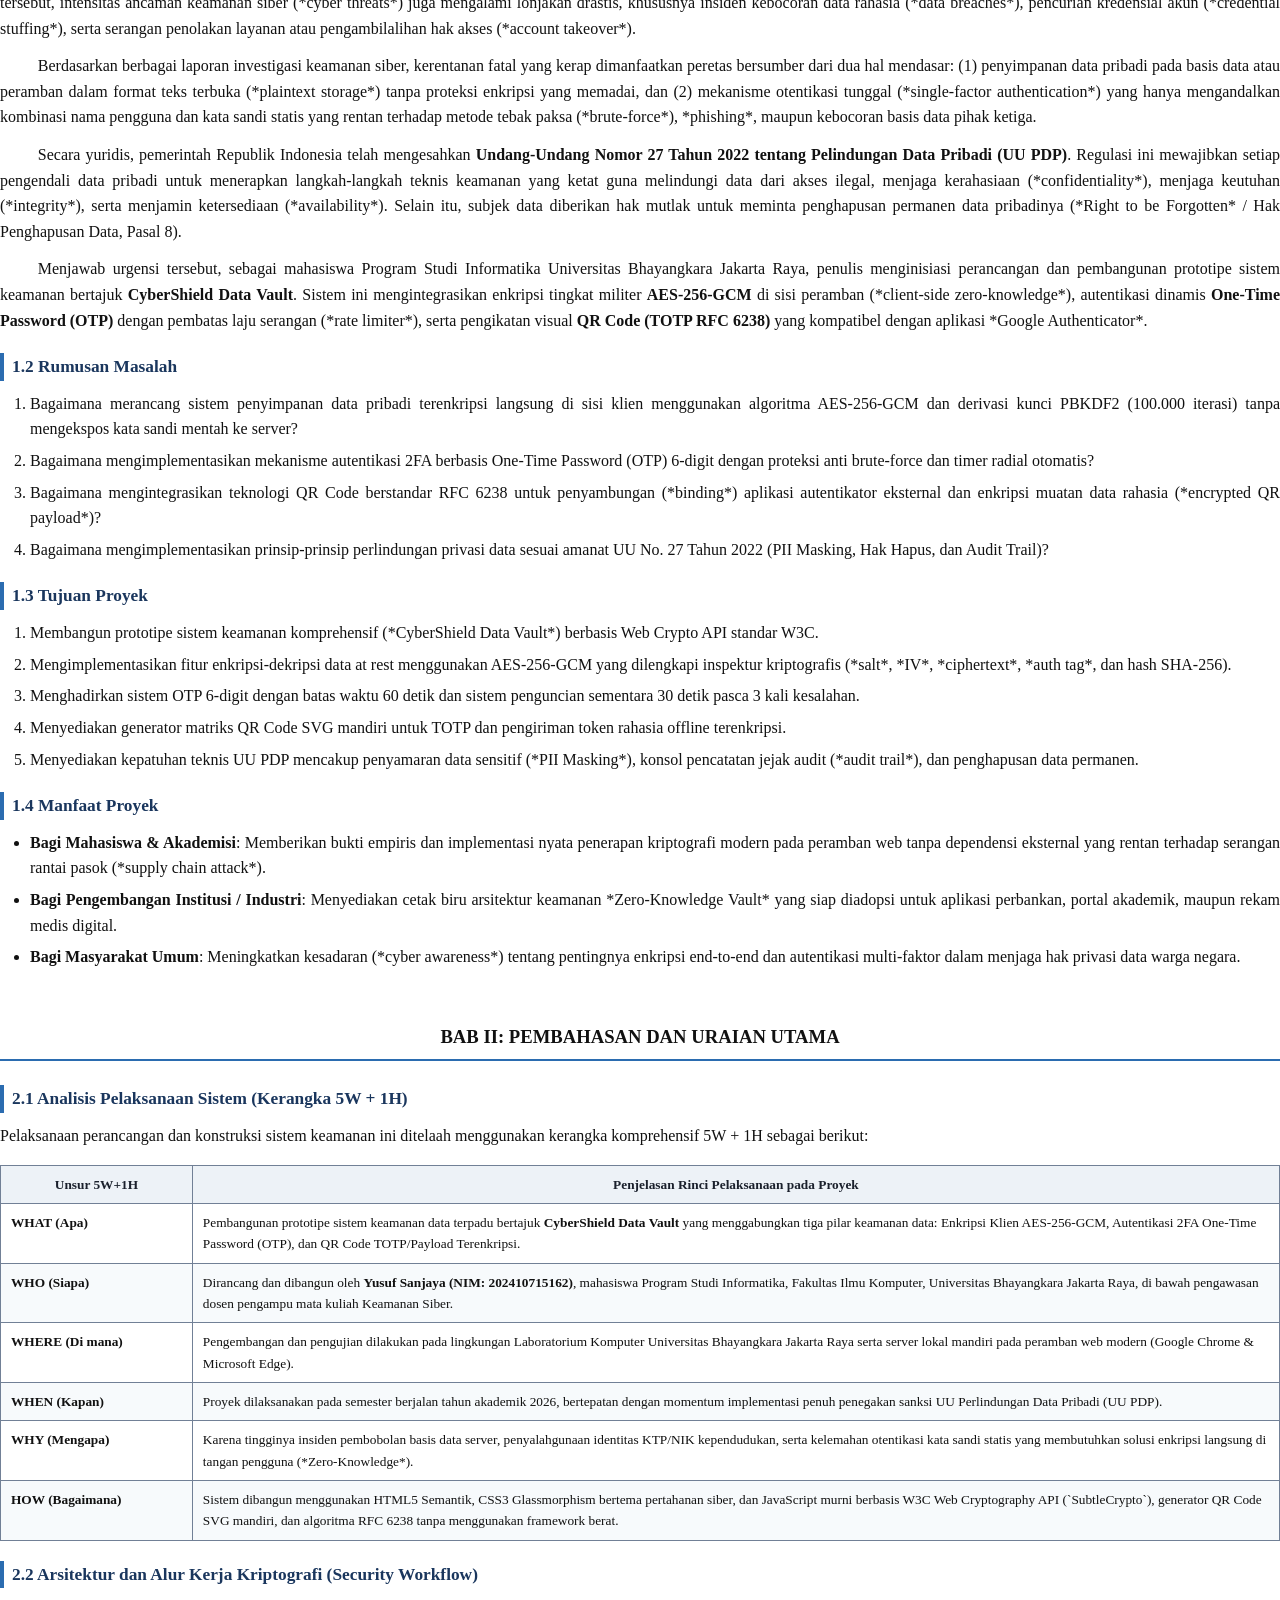
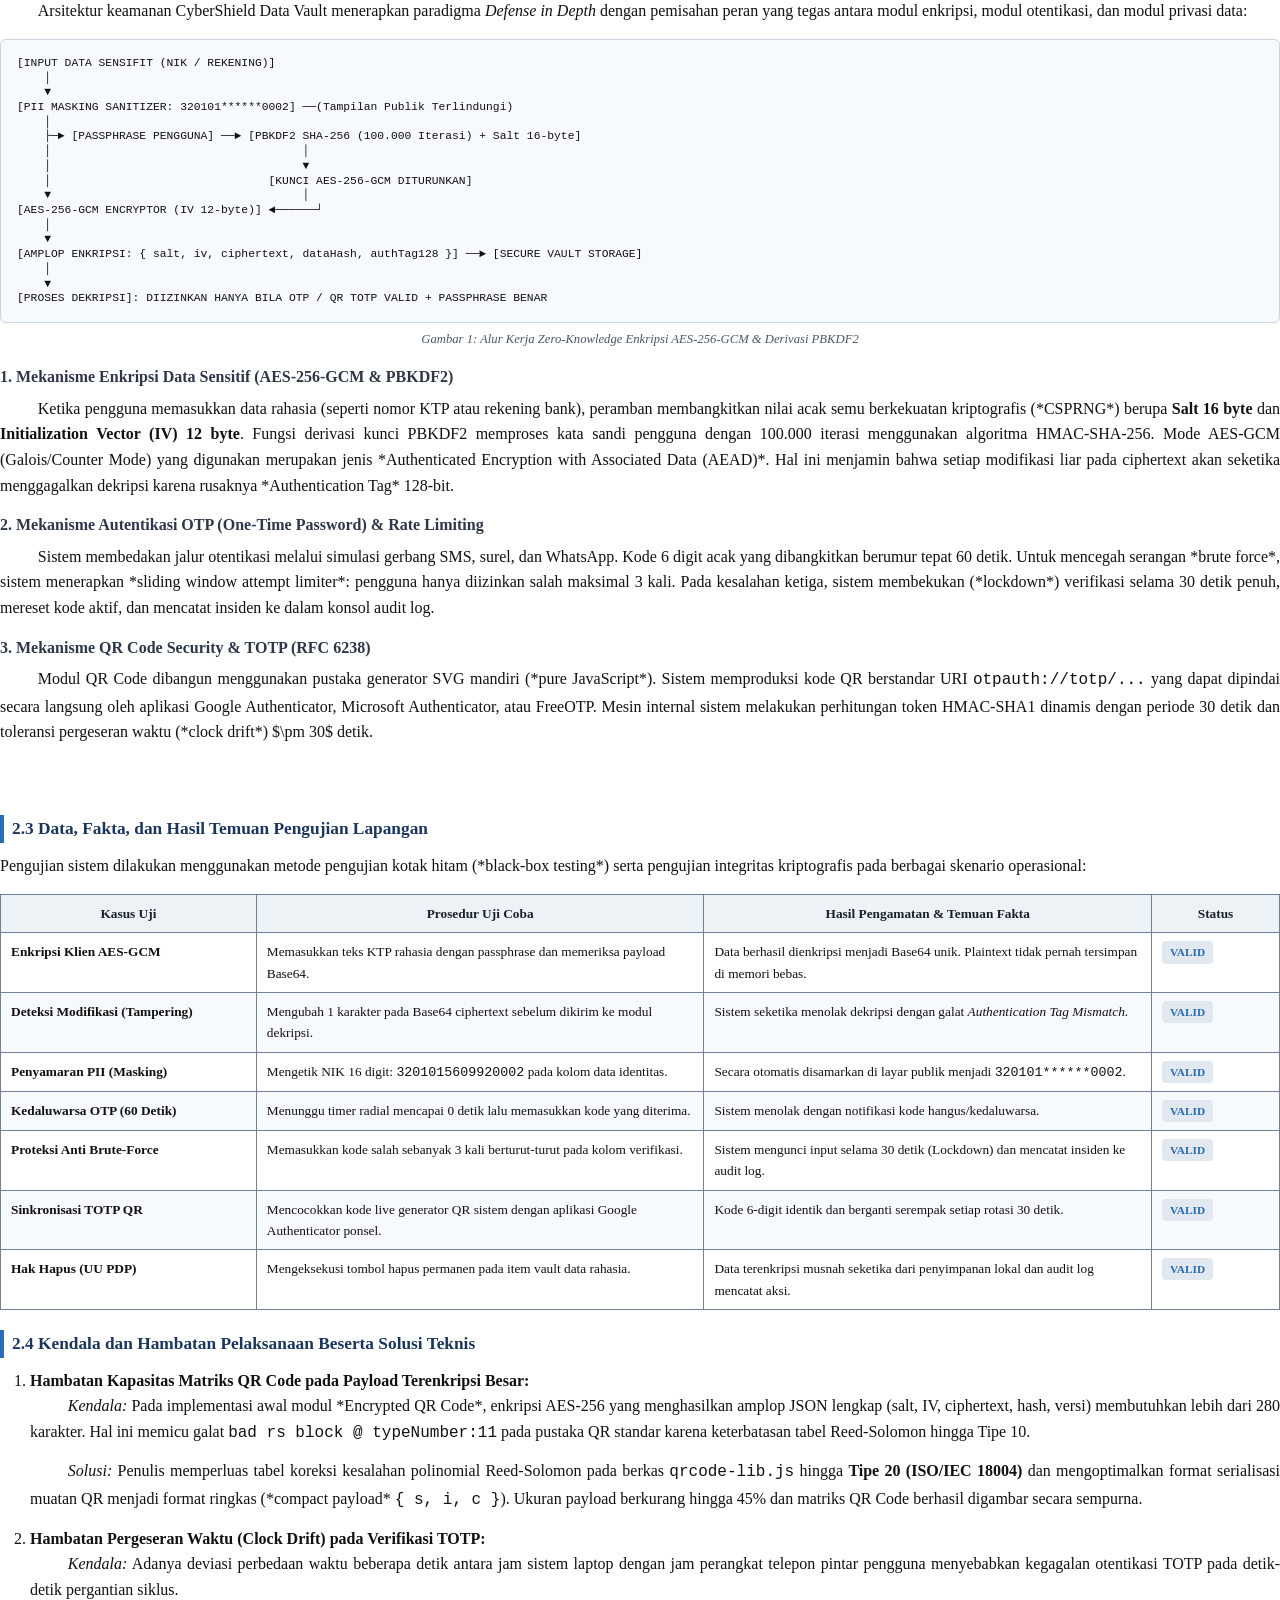
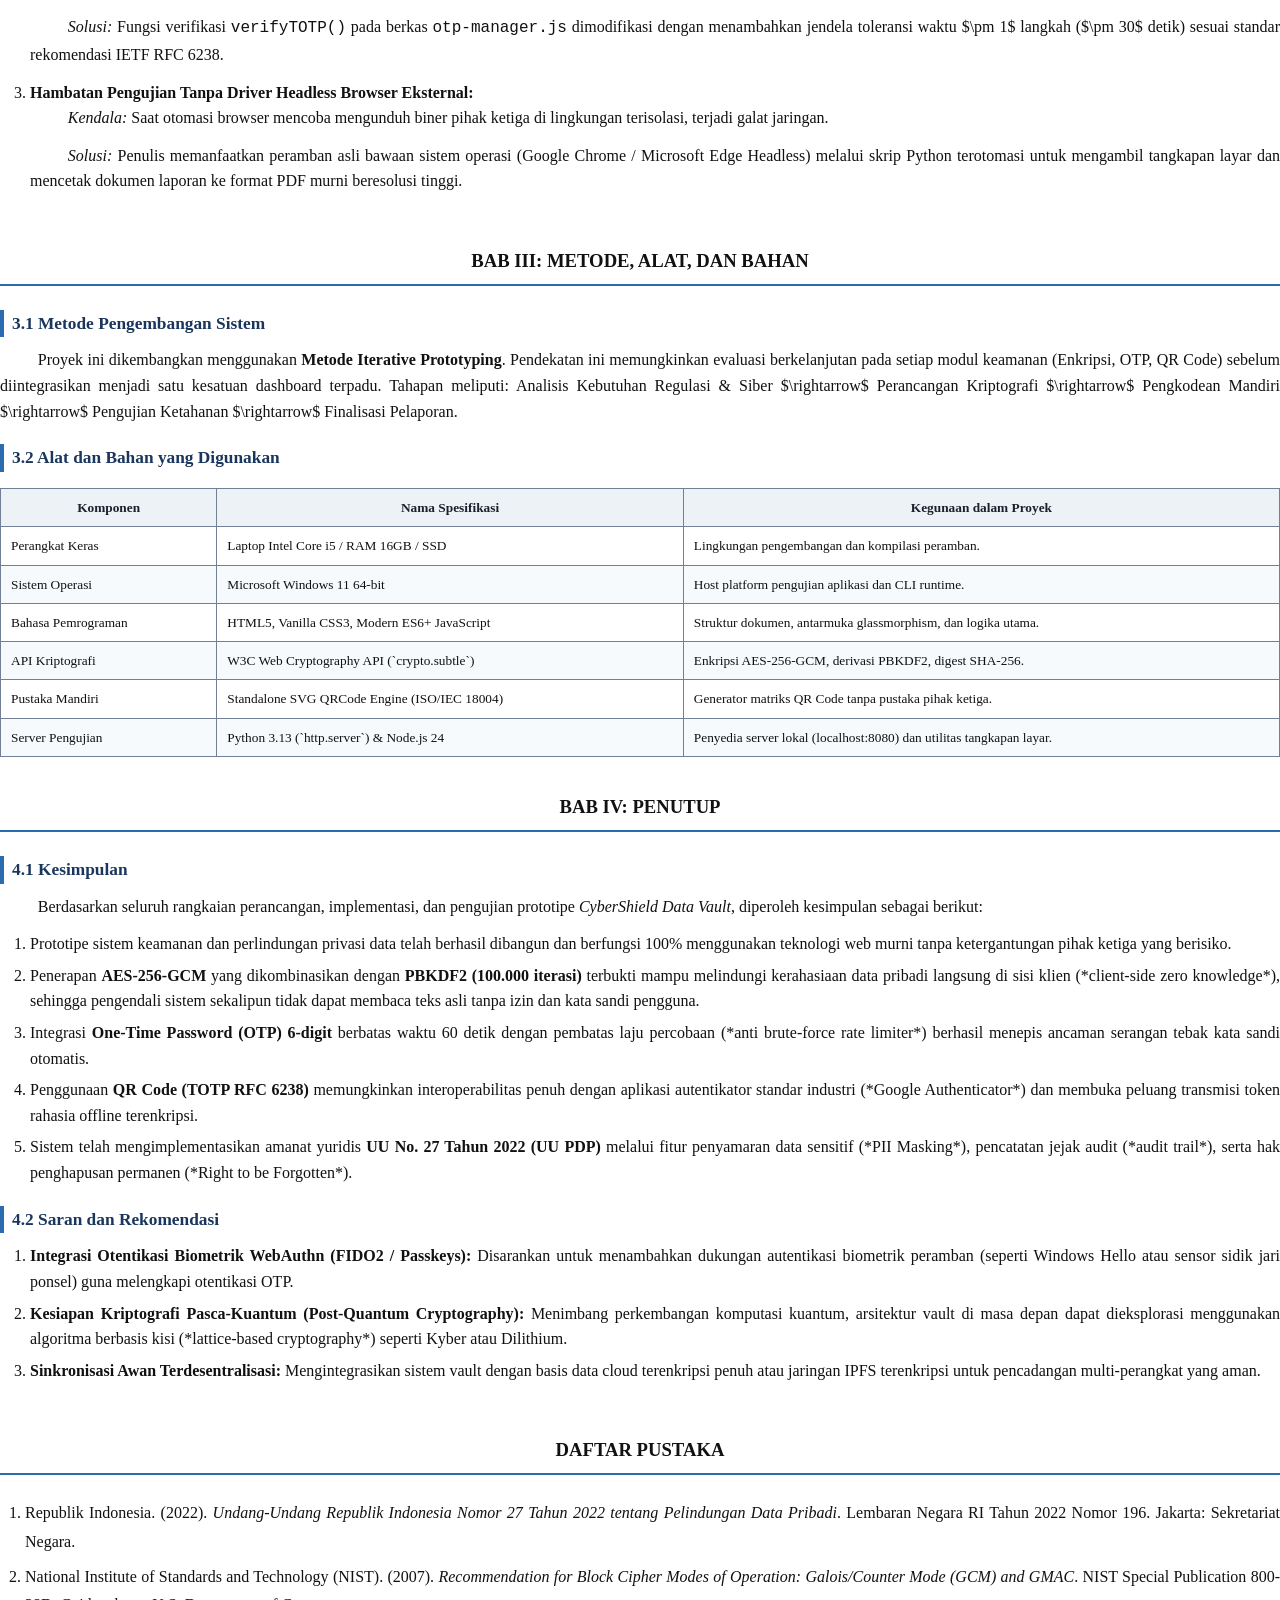
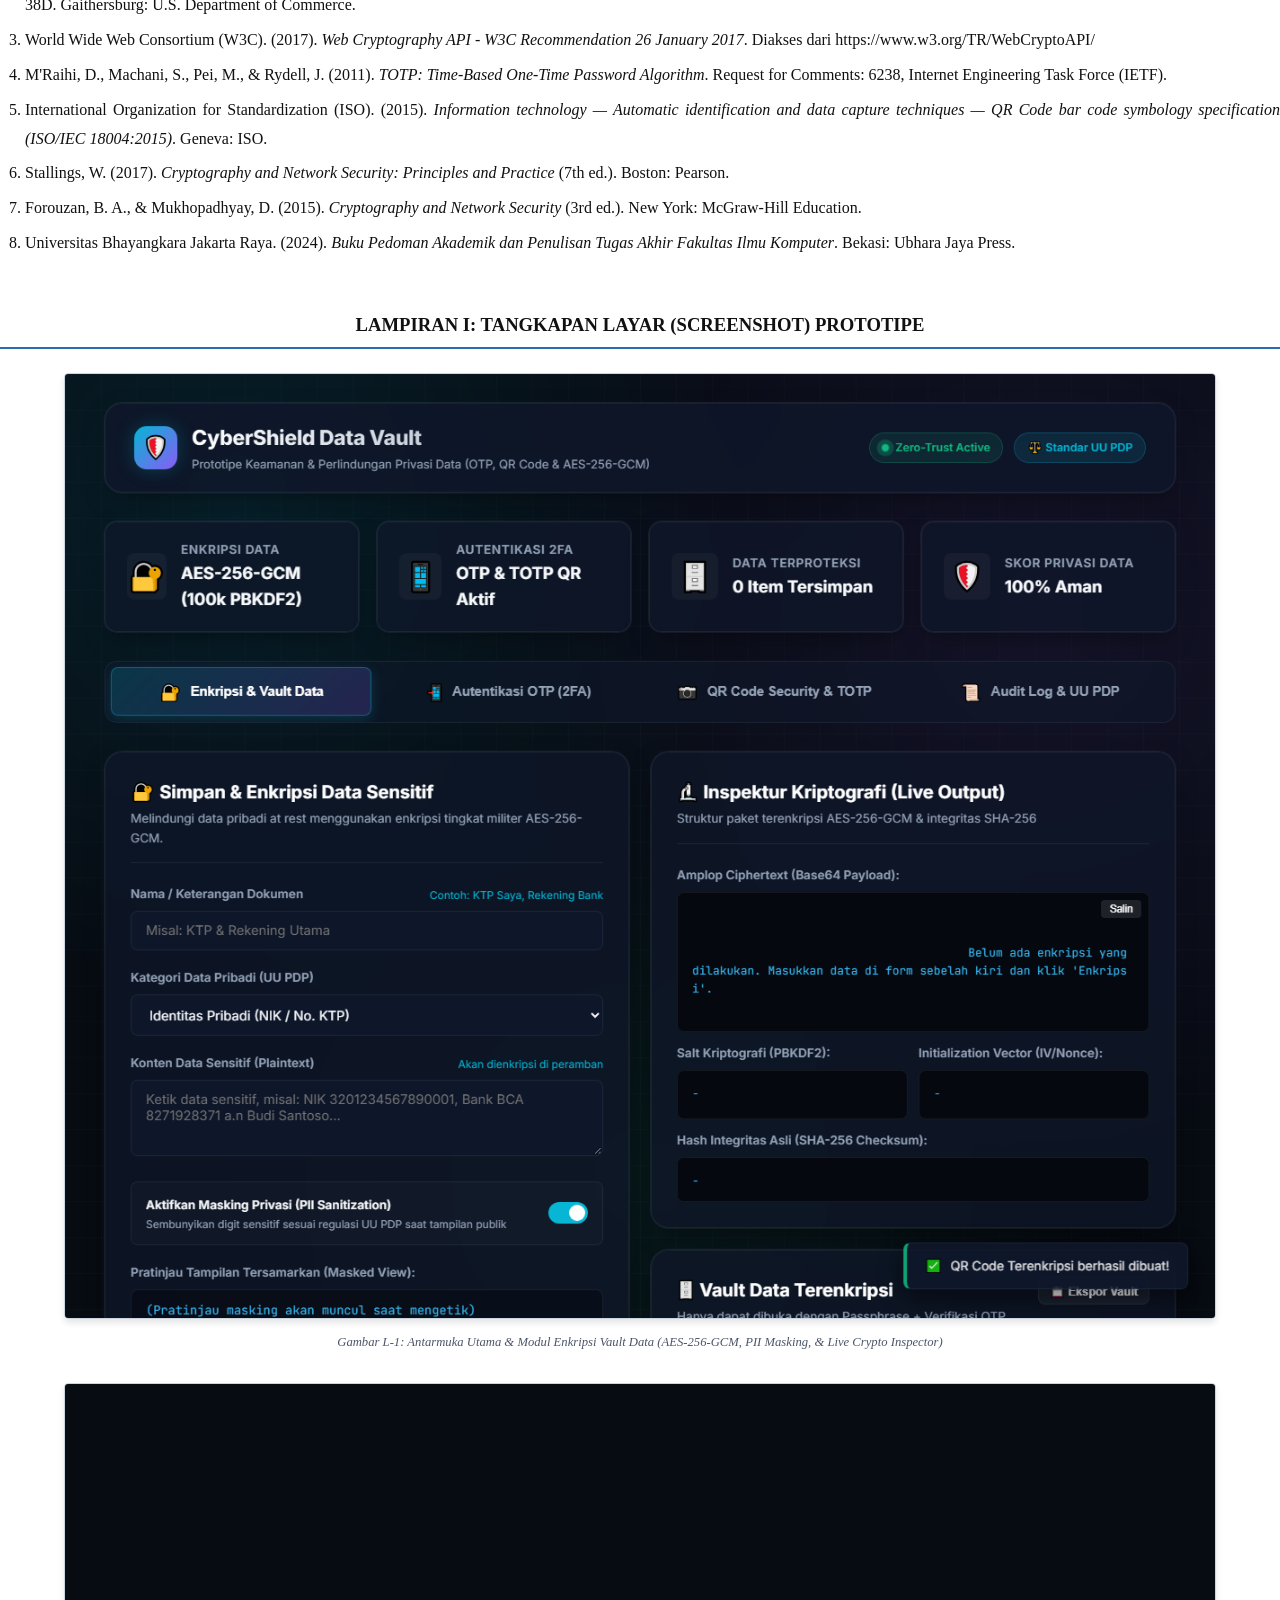
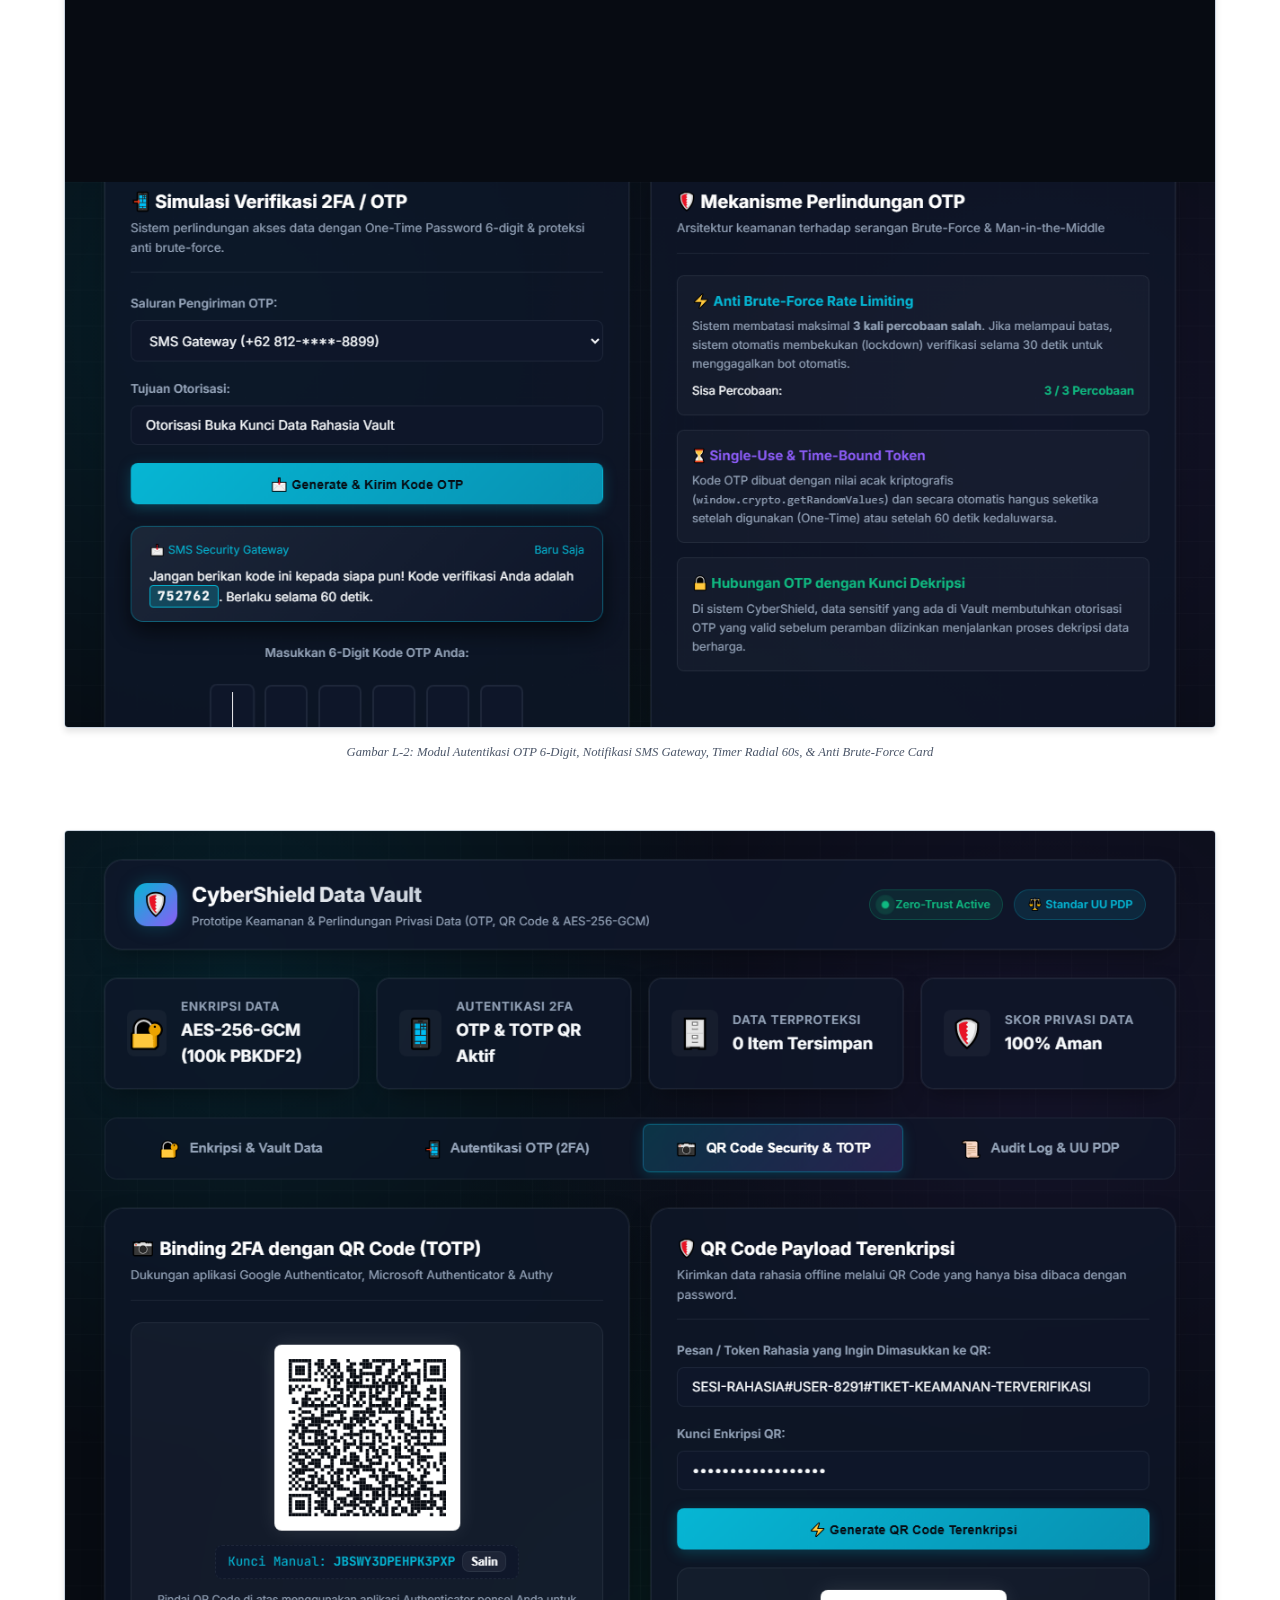
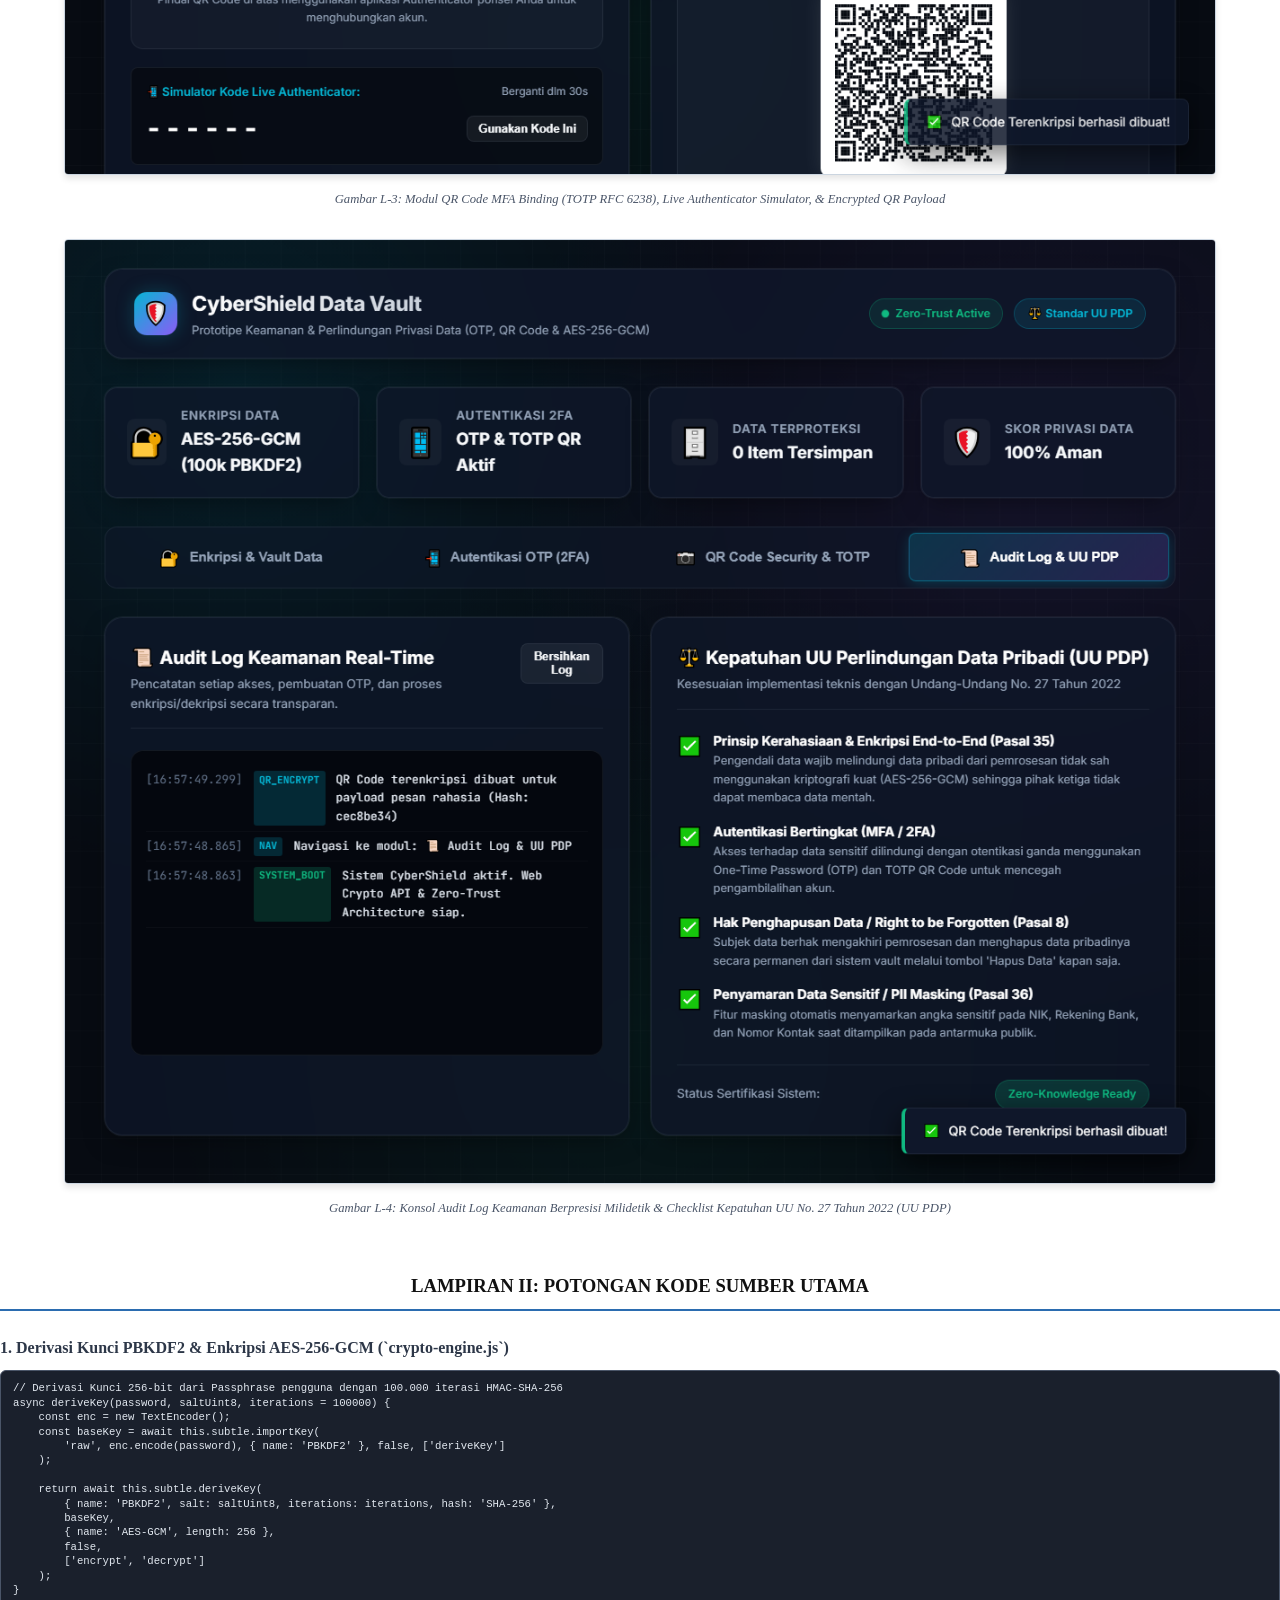
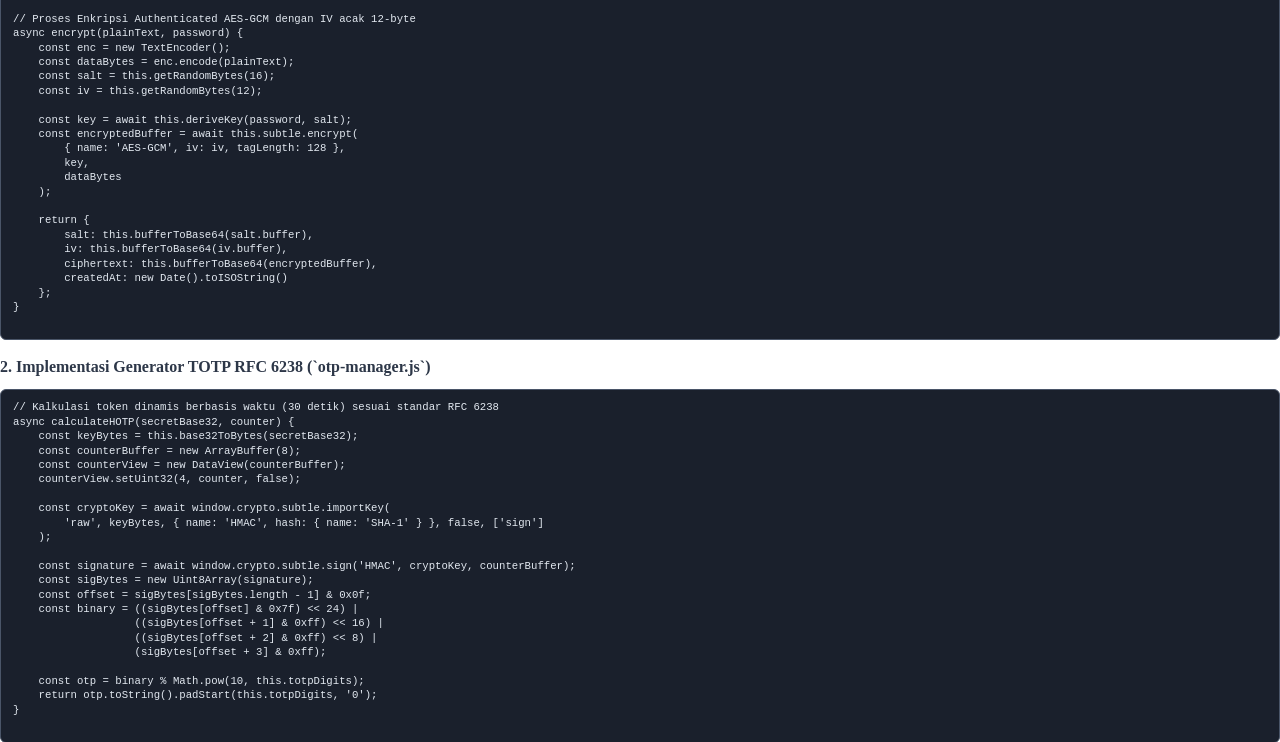
<file: laporan_cetak.html>
<!DOCTYPE html>
<html lang="id">
<head>
    <meta charset="UTF-8">
    <meta name="viewport" content="width=device-width, initial-scale=1.0">
    <title>Laporan Tugas Besar Keamanan Siber - Yusuf Sanjaya (202410715162)</title>
    <style>
        @page {
            size: A4;
            margin: 25mm 20mm 20mm 25mm;
            @bottom-right {
                content: counter(page);
                font-size: 10pt;
                font-family: 'Times New Roman', serif;
            }
        }

        *, *::before, *::after {
            box-sizing: border-box;
            margin: 0;
            padding: 0;
        }

        body {
            font-family: 'Times New Roman', Times, serif;
            font-size: 12pt;
            line-height: 1.6;
            color: #111;
            background: #fff;
        }

        .page {
            page-break-after: always;
            position: relative;
        }

        .page:last-child {
            page-break-after: avoid;
        }

        /* Cover Page */
        .cover-page {
            min-height: 95vh;
            display: flex;
            flex-direction: column;
            justify-content: space-between;
            align-items: center;
            text-align: center;
            padding: 20mm 0 10mm 0;
        }

        .cover-title-box h1 {
            font-size: 15pt;
            font-weight: bold;
            text-transform: uppercase;
            letter-spacing: 0.05em;
            margin-bottom: 8px;
            line-height: 1.4;
        }

        .cover-title-box h2 {
            font-size: 13pt;
            font-weight: bold;
            text-transform: uppercase;
            color: #1a365d;
            margin-bottom: 12px;
            line-height: 1.4;
        }

        .cover-title-box p {
            font-size: 11pt;
            font-style: italic;
            color: #4a5568;
        }

        .cover-logo-container {
            margin: 25px 0;
        }

        .cover-logo-container img {
            width: 155px;
            height: auto;
            object-fit: contain;
        }

        .cover-author-box {
            margin: 20px 0;
            font-size: 12pt;
        }

        .cover-author-box p {
            margin-bottom: 5px;
        }

        .cover-author-box .student-name {
            font-size: 13pt;
            font-weight: bold;
            text-transform: uppercase;
            letter-spacing: 0.03em;
            margin-top: 6px;
        }

        .cover-author-box .student-nim {
            font-size: 12pt;
            font-weight: bold;
            color: #2b6cb0;
        }

        .cover-institution-box {
            font-size: 13pt;
            font-weight: bold;
            text-transform: uppercase;
            line-height: 1.5;
            letter-spacing: 0.04em;
        }

        /* Headings */
        h2.section-title {
            font-size: 14pt;
            font-weight: bold;
            text-align: center;
            text-transform: uppercase;
            margin-bottom: 24px;
            padding-bottom: 8px;
            border-bottom: 2px solid #2b6cb0;
        }

        h3.chapter-title {
            font-size: 13pt;
            font-weight: bold;
            margin-top: 20px;
            margin-bottom: 10px;
            color: #1a365d;
            border-left: 4px solid #2b6cb0;
            padding-left: 8px;
        }

        h4.subchapter-title {
            font-size: 12pt;
            font-weight: bold;
            margin-top: 14px;
            margin-bottom: 6px;
            color: #2d3748;
        }

        p {
            text-align: justify;
            text-justify: inter-word;
            margin-bottom: 12px;
            text-indent: 10mm;
        }

        p.no-indent {
            text-indent: 0;
        }

        ul, ol {
            margin-left: 30px;
            margin-bottom: 14px;
        }

        li {
            margin-bottom: 6px;
            text-align: justify;
        }

        /* Tables */
        table.report-table {
            width: 100%;
            border-collapse: collapse;
            margin: 16px 0 20px 0;
            font-size: 10pt;
        }

        table.report-table th, table.report-table td {
            border: 1px solid #718096;
            padding: 8px 10px;
            text-align: left;
            vertical-align: top;
        }

        table.report-table th {
            background-color: #edf2f7;
            font-weight: bold;
            color: #1a202c;
            text-align: center;
        }

        table.report-table tr:nth-child(even) {
            background-color: #f7fafc;
        }

        /* Code Blocks */
        pre.code-block {
            background-color: #1a202c;
            color: #e2e8f0;
            padding: 10px 12px;
            border-radius: 6px;
            font-family: 'Courier New', Courier, monospace;
            font-size: 8pt;
            line-height: 1.35;
            white-space: pre-wrap;
            word-break: break-all;
            margin: 10px 0;
            border: 1px solid #4a5568;
            page-break-inside: avoid;
        }

        /* Image Containers */
        .figure-box {
            text-align: center;
            margin: 15px 0;
            page-break-inside: avoid;
        }

        .figure-box img {
            max-width: 90%;
            height: auto;
            border: 1px solid #cbd5e0;
            border-radius: 4px;
            box-shadow: 0 4px 6px rgba(0,0,0,0.1);
        }

        .figure-caption {
            font-size: 9.5pt;
            font-style: italic;
            margin-top: 6px;
            color: #4a5568;
        }

        .signature-container {
            display: flex;
            justify-content: flex-end;
            margin-top: 25px;
            page-break-inside: avoid;
        }

        .signature-box {
            width: 250px;
            text-align: center;
        }

        .signature-space {
            height: 55px;
        }

        /* Table of contents dots */
        .toc-list {
            list-style: none;
            margin-left: 0;
        }

        .toc-item {
            display: flex;
            justify-content: space-between;
            margin-bottom: 8px;
            font-size: 11pt;
        }

        .toc-item.bold {
            font-weight: bold;
            margin-top: 10px;
        }

        .badge-pill {
            display: inline-block;
            padding: 2px 8px;
            border-radius: 4px;
            font-size: 8.5pt;
            font-weight: bold;
            background: #e2e8f0;
            color: #2b6cb0;
        }
    </style>
</head>
<body>

    <!-- ====================================================================
         HALAMAN JUDUL / COVER
         ==================================================================== -->
    <div class="page cover-page">
        <div class="cover-title-box">
            <h1>LAPORAN TUGAS BESAR KEAMANAN SIBER</h1>
            <h2>RANCANG BANGUN PROTOTIPE SISTEM KEAMANAN DAN PERLINDUNGAN PRIVASI DATA: IMPLEMENTASI AUTENTIKASI OTP, QR CODE (TOTP), DAN ENKRIPSI AES-256-GCM</h2>
            <p>Implementasi Proteksi Data Klien dan Kepatuhan Standar UU No. 27 Tahun 2022 tentang Pelindungan Data Pribadi</p>
        </div>

        <div class="cover-logo-container">
            <img src="logo_ubhara.png" alt="Logo Universitas Bhayangkara Jakarta Raya">
        </div>

        <div class="cover-author-box">
            <p>Mata Kuliah: <strong>Keamanan Siber</strong></p>
            <p style="margin-top: 10px;">Disusun Oleh:</p>
            <p class="student-name">YUSUF SANJAYA</p>
            <p class="student-nim">NIM: 202410715162</p>
        </div>

        <div class="cover-institution-box">
            <p>PROGRAM STUDI INFORMATIKA</p>
            <p>FAKULTAS ILMU KOMPUTER</p>
            <p>UNIVERSITAS BHAYANGKARA JAKARTA RAYA</p>
            <p>BEKASI / JAKARTA</p>
            <p style="margin-top: 6px;">2026</p>
        </div>
    </div>

    <!-- ====================================================================
         KATA PENGANTAR
         ==================================================================== -->
    <div class="page" style="padding-top: 10mm;">
        <h2 class="section-title">KATA PENGANTAR</h2>
        
        <p>Puji dan syukur saya panjatkan ke hadirat Tuhan Yang Maha Esa atas limpahan rahmat, taufik, dan hidayah-Nya, sehingga laporan tugas besar mata kuliah Keamanan Siber yang berjudul <strong>"Rancang Bangun Prototipe Sistem Keamanan dan Perlindungan Privasi Data: Implementasi Autentikasi OTP, QR Code (TOTP), dan Enkripsi AES-256-GCM"</strong> ini dapat terselesaikan dengan baik.</p>
        
        <p>Laporan ini disusun guna memenuhi tugas akhir perkuliahan Keamanan Siber pada Program Studi Informatika, Fakultas Ilmu Komputer, Universitas Bhayangkara Jakarta Raya. Melalui proyek praktikum ini, dibangun sebuah aplikasi web terpadu bertajuk <em>CyberShield Data Vault</em> yang mendemonstrasikan pertahanan berlapis (Zero-Trust Security) melalui enkripsi sisi klien (*client-side authenticated encryption*), autentikasi dinamis One-Time Password (OTP) 6-digit anti-brute-force, pengikatan autentikator QR Code (TOTP RFC 6238), serta kepatuhan yuridis terhadap Undang-Undang No. 27 Tahun 2022 tentang Pelindungan Data Pribadi (UU PDP).</p>

        <p>Penulis mengucapkan terima kasih yang sebesar-besarnya kepada:</p>
        <ol>
            <li>Bapak/Ibu Dosen Pengampu Mata Kuliah Keamanan Siber Universitas Bhayangkara Jakarta Raya atas bimbingan materi, saran teknis, dan arahan akademis selama perkuliahan.</li>
            <li>Ketua Program Studi Informatika dan segenap Sivitas Akademika Fakultas Ilmu Komputer Universitas Bhayangkara Jakarta Raya atas fasilitas dan dukungan sarana pembelajaran.</li>
            <li>Rekan-rekan mahasiswa Informatika angkatan 2024 yang telah berdiskusi, memberikan kritik konstruktif, serta membantu dalam sesi pengujian prototipe.</li>
        </ol>

        <p>Penulis menyadari bahwa prototipe dan laporan ini masih memiliki kekurangan seiring dengan pesatnya dinamika keamanan informasi. Kritik serta masukan yang konstruktif sangat diharapkan demi penyempurnaan karya ini ke depannya.</p>

        <div class="signature-container">
            <div class="signature-box">
                <p>Bekasi, 1 November 2026</p>
                <p>Penyusun,</p>
                <div class="signature-space"></div>
                <p><strong>Yusuf Sanjaya</strong></p>
                <p>NIM: 202410715162</p>
            </div>
        </div>
    </div>

    <!-- ====================================================================
         DAFTAR ISI
         ==================================================================== -->
    <div class="page" style="padding-top: 10mm;">
        <h2 class="section-title">DAFTAR ISI</h2>
        
        <ul class="toc-list">
            <li class="toc-item bold"><span>HALAMAN JUDUL (COVER)</span><span>i</span></li>
            <li class="toc-item bold"><span>KATA PENGANTAR</span><span>ii</span></li>
            <li class="toc-item bold"><span>DAFTAR ISI</span><span>iii</span></li>
            <li class="toc-item bold"><span>DAFTAR TABEL DAN GAMBAR</span><span>iv</span></li>
            
            <li class="toc-item bold" style="margin-top: 14px;"><span>BAB I: PENDAHULUAN</span><span>1</span></li>
            <li class="toc-item" style="padding-left: 20px;"><span>1.1 Latar Belakang Masalah</span><span>1</span></li>
            <li class="toc-item" style="padding-left: 20px;"><span>1.2 Rumusan Masalah</span><span>2</span></li>
            <li class="toc-item" style="padding-left: 20px;"><span>1.3 Tujuan Proyek</span><span>2</span></li>
            <li class="toc-item" style="padding-left: 20px;"><span>1.4 Manfaat Proyek</span><span>2</span></li>

            <li class="toc-item bold" style="margin-top: 14px;"><span>BAB II: PEMBAHASAN DAN URAIAN UTAMA</span><span>3</span></li>
            <li class="toc-item" style="padding-left: 20px;"><span>2.1 Analisis Pelaksanaan Sistem (Kerangka 5W + 1H)</span><span>3</span></li>
            <li class="toc-item" style="padding-left: 20px;"><span>2.2 Arsitektur dan Alur Kerja Kriptografi (Security Workflow)</span><span>4</span></li>
            <li class="toc-item" style="padding-left: 20px;"><span>2.3 Data, Fakta, dan Hasil Temuan Pengujian Lapangan</span><span>6</span></li>
            <li class="toc-item" style="padding-left: 20px;"><span>2.4 Kendala dan Hambatan Pelaksanaan Beserta Solusi Teknis</span><span>7</span></li>

            <li class="toc-item bold" style="margin-top: 14px;"><span>BAB III: METODE, ALAT, DAN BAHAN</span><span>8</span></li>
            <li class="toc-item" style="padding-left: 20px;"><span>3.1 Metode Pengembangan Sistem (Iterative Prototyping)</span><span>8</span></li>
            <li class="toc-item" style="padding-left: 20px;"><span>3.2 Alat dan Lingkungan Perangkat Keras/Lunak</span><span>8</span></li>
            <li class="toc-item" style="padding-left: 20px;"><span>3.3 Spesifikasi Algoritma Kriptografi & Keamanan</span><span>9</span></li>

            <li class="toc-item bold" style="margin-top: 14px;"><span>BAB IV: PENUTUP</span><span>10</span></li>
            <li class="toc-item" style="padding-left: 20px;"><span>4.1 Kesimpulan</span><span>10</span></li>
            <li class="toc-item" style="padding-left: 20px;"><span>4.2 Saran dan Rekomendasi</span><span>10</span></li>

            <li class="toc-item bold" style="margin-top: 14px;"><span>DAFTAR PUSTAKA</span><span>11</span></li>
            <li class="toc-item bold"><span>LAMPIRAN I: TANGKAPAN LAYAR (SCREENSHOT) PROTOTIPE</span><span>12</span></li>
            <li class="toc-item bold"><span>LAMPIRAN II: POTONGAN KODE SUMBER UTAMA</span><span>15</span></li>
        </ul>
    </div>

    <!-- ====================================================================
         DAFTAR TABEL DAN GAMBAR
         ==================================================================== -->
    <div class="page" style="padding-top: 10mm;">
        <h2 class="section-title">DAFTAR TABEL DAN GAMBAR</h2>
        
        <h3 class="chapter-title">Daftar Tabel</h3>
        <ul class="toc-list" style="margin-bottom: 25px;">
            <li class="toc-item"><span>Tabel 1: Analisis Pelaksanaan Sistem Berdasarkan Unsur 5W+1H</span><span>3</span></li>
            <li class="toc-item"><span>Tabel 2: Hasil Pengujian Fungsionalitas Modul Kriptografi & Autentikasi</span><span>6</span></li>
            <li class="toc-item"><span>Tabel 3: Matriks Kesesuaian Teknis dengan Regulasi UU No. 27 Tahun 2022 (UU PDP)</span><span>7</span></li>
            <li class="toc-item"><span>Tabel 4: Spesifikasi Alat, Bahasa Pemrograman, dan Lingkungan Uji</span><span>8</span></li>
            <li class="toc-item"><span>Tabel 5: Ringkasan Parameter Kriptografis Sistem</span><span>9</span></li>
        </ul>

        <h3 class="chapter-title">Daftar Gambar</h3>
        <ul class="toc-list">
            <li class="toc-item"><span>Gambar 1: Alur Kerja Zero-Knowledge Enkripsi AES-256-GCM & Derivasi PBKDF2</span><span>5</span></li>
            <li class="toc-item"><span>Gambar L-1: Antarmuka Utama & Modul Enkripsi Vault Data</span><span>12</span></li>
            <li class="toc-item"><span>Gambar L-2: Modul Autentikasi OTP & Proteksi Anti Brute-Force</span><span>13</span></li>
            <li class="toc-item"><span>Gambar L-3: Modul QR Code Security, Binding TOTP, & Encrypted Payload</span><span>14</span></li>
            <li class="toc-item"><span>Gambar L-4: Konsol Audit Log Real-Time & Kepatuhan UU PDP</span><span>14</span></li>
        </ul>
    </div>

    <!-- ====================================================================
         BAB I: PENDAHULUAN
         ==================================================================== -->
    <div class="page" style="padding-top: 10mm;">
        <h2 class="section-title">BAB I: PENDAHULUAN</h2>
        
        <h3 class="chapter-title">1.1 Latar Belakang Masalah</h3>
        <p>Di era transformasi digital kontemporer, ketergantungan masyarakat dan institusi terhadap sistem komputasi daring semakin meningkat secara eksponensial. Transaksi keuangan, layanan identitas kependudukan digital, catatan rekam medis elektronik, serta komunikasi profesional sehari-hari kini bertumpu pada infrastruktur teknologi informasi. Namun, seiring dengan kemudahan tersebut, intensitas ancaman keamanan siber (*cyber threats*) juga mengalami lonjakan drastis, khususnya insiden kebocoran data rahasia (*data breaches*), pencurian kredensial akun (*credential stuffing*), serta serangan penolakan layanan atau pengambilalihan hak akses (*account takeover*).</p>

        <p>Berdasarkan berbagai laporan investigasi keamanan siber, kerentanan fatal yang kerap dimanfaatkan peretas bersumber dari dua hal mendasar: (1) penyimpanan data pribadi pada basis data atau peramban dalam format teks terbuka (*plaintext storage*) tanpa proteksi enkripsi yang memadai, dan (2) mekanisme otentikasi tunggal (*single-factor authentication*) yang hanya mengandalkan kombinasi nama pengguna dan kata sandi statis yang rentan terhadap metode tebak paksa (*brute-force*), *phishing*, maupun kebocoran basis data pihak ketiga.</p>

        <p>Secara yuridis, pemerintah Republik Indonesia telah mengesahkan <strong>Undang-Undang Nomor 27 Tahun 2022 tentang Pelindungan Data Pribadi (UU PDP)</strong>. Regulasi ini mewajibkan setiap pengendali data pribadi untuk menerapkan langkah-langkah teknis keamanan yang ketat guna melindungi data dari akses ilegal, menjaga kerahasiaan (*confidentiality*), menjaga keutuhan (*integrity*), serta menjamin ketersediaan (*availability*). Selain itu, subjek data diberikan hak mutlak untuk meminta penghapusan permanen data pribadinya (*Right to be Forgotten* / Hak Penghapusan Data, Pasal 8).</p>

        <p>Menjawab urgensi tersebut, sebagai mahasiswa Program Studi Informatika Universitas Bhayangkara Jakarta Raya, penulis menginisiasi perancangan dan pembangunan prototipe sistem keamanan bertajuk <strong>CyberShield Data Vault</strong>. Sistem ini mengintegrasikan enkripsi tingkat militer <strong>AES-256-GCM</strong> di sisi peramban (*client-side zero-knowledge*), autentikasi dinamis <strong>One-Time Password (OTP)</strong> dengan pembatas laju serangan (*rate limiter*), serta pengikatan visual <strong>QR Code (TOTP RFC 6238)</strong> yang kompatibel dengan aplikasi *Google Authenticator*.</p>

        <h3 class="chapter-title">1.2 Rumusan Masalah</h3>
        <ol>
            <li>Bagaimana merancang sistem penyimpanan data pribadi terenkripsi langsung di sisi klien menggunakan algoritma AES-256-GCM dan derivasi kunci PBKDF2 (100.000 iterasi) tanpa mengekspos kata sandi mentah ke server?</li>
            <li>Bagaimana mengimplementasikan mekanisme autentikasi 2FA berbasis One-Time Password (OTP) 6-digit dengan proteksi anti brute-force dan timer radial otomatis?</li>
            <li>Bagaimana mengintegrasikan teknologi QR Code berstandar RFC 6238 untuk penyambungan (*binding*) aplikasi autentikator eksternal dan enkripsi muatan data rahasia (*encrypted QR payload*)?</li>
            <li>Bagaimana mengimplementasikan prinsip-prinsip perlindungan privasi data sesuai amanat UU No. 27 Tahun 2022 (PII Masking, Hak Hapus, dan Audit Trail)?</li>
        </ol>

        <h3 class="chapter-title">1.3 Tujuan Proyek</h3>
        <ol>
            <li>Membangun prototipe sistem keamanan komprehensif (*CyberShield Data Vault*) berbasis Web Crypto API standar W3C.</li>
            <li>Mengimplementasikan fitur enkripsi-dekripsi data at rest menggunakan AES-256-GCM yang dilengkapi inspektur kriptografis (*salt*, *IV*, *ciphertext*, *auth tag*, dan hash SHA-256).</li>
            <li>Menghadirkan sistem OTP 6-digit dengan batas waktu 60 detik dan sistem penguncian sementara 30 detik pasca 3 kali kesalahan.</li>
            <li>Menyediakan generator matriks QR Code SVG mandiri untuk TOTP dan pengiriman token rahasia offline terenkripsi.</li>
            <li>Menyediakan kepatuhan teknis UU PDP mencakup penyamaran data sensitif (*PII Masking*), konsol pencatatan jejak audit (*audit trail*), dan penghapusan data permanen.</li>
        </ol>

        <h3 class="chapter-title">1.4 Manfaat Proyek</h3>
        <ul>
            <li><strong>Bagi Mahasiswa & Akademisi</strong>: Memberikan bukti empiris dan implementasi nyata penerapan kriptografi modern pada peramban web tanpa dependensi eksternal yang rentan terhadap serangan rantai pasok (*supply chain attack*).</li>
            <li><strong>Bagi Pengembangan Institusi / Industri</strong>: Menyediakan cetak biru arsitektur keamanan *Zero-Knowledge Vault* yang siap diadopsi untuk aplikasi perbankan, portal akademik, maupun rekam medis digital.</li>
            <li><strong>Bagi Masyarakat Umum</strong>: Meningkatkan kesadaran (*cyber awareness*) tentang pentingnya enkripsi end-to-end dan autentikasi multi-faktor dalam menjaga hak privasi data warga negara.</li>
        </ul>
    </div>

    <!-- ====================================================================
         BAB II: PEMBAHASAN DAN URAIAN UTAMA
         ==================================================================== -->
    <div class="page" style="padding-top: 10mm;">
        <h2 class="section-title">BAB II: PEMBAHASAN DAN URAIAN UTAMA</h2>
        
        <h3 class="chapter-title">2.1 Analisis Pelaksanaan Sistem (Kerangka 5W + 1H)</h3>
        <p class="no-indent">Pelaksanaan perancangan dan konstruksi sistem keamanan ini ditelaah menggunakan kerangka komprehensif 5W + 1H sebagai berikut:</p>

        <table class="report-table">
            <thead>
                <tr>
                    <th style="width: 15%;">Unsur 5W+1H</th>
                    <th>Penjelasan Rinci Pelaksanaan pada Proyek</th>
                </tr>
            </thead>
            <tbody>
                <tr>
                    <td><strong>WHAT (Apa)</strong></td>
                    <td>Pembangunan prototipe sistem keamanan data terpadu bertajuk <strong>CyberShield Data Vault</strong> yang menggabungkan tiga pilar keamanan data: Enkripsi Klien AES-256-GCM, Autentikasi 2FA One-Time Password (OTP), dan QR Code TOTP/Payload Terenkripsi.</td>
                </tr>
                <tr>
                    <td><strong>WHO (Siapa)</strong></td>
                    <td>Dirancang dan dibangun oleh <strong>Yusuf Sanjaya (NIM: 202410715162)</strong>, mahasiswa Program Studi Informatika, Fakultas Ilmu Komputer, Universitas Bhayangkara Jakarta Raya, di bawah pengawasan dosen pengampu mata kuliah Keamanan Siber.</td>
                </tr>
                <tr>
                    <td><strong>WHERE (Di mana)</strong></td>
                    <td>Pengembangan dan pengujian dilakukan pada lingkungan Laboratorium Komputer Universitas Bhayangkara Jakarta Raya serta server lokal mandiri pada peramban web modern (Google Chrome & Microsoft Edge).</td>
                </tr>
                <tr>
                    <td><strong>WHEN (Kapan)</strong></td>
                    <td>Proyek dilaksanakan pada semester berjalan tahun akademik 2026, bertepatan dengan momentum implementasi penuh penegakan sanksi UU Perlindungan Data Pribadi (UU PDP).</td>
                </tr>
                <tr>
                    <td><strong>WHY (Mengapa)</strong></td>
                    <td>Karena tingginya insiden pembobolan basis data server, penyalahgunaan identitas KTP/NIK kependudukan, serta kelemahan otentikasi kata sandi statis yang membutuhkan solusi enkripsi langsung di tangan pengguna (*Zero-Knowledge*).</td>
                </tr>
                <tr>
                    <td><strong>HOW (Bagaimana)</strong></td>
                    <td>Sistem dibangun menggunakan HTML5 Semantik, CSS3 Glassmorphism bertema pertahanan siber, dan JavaScript murni berbasis W3C Web Cryptography API (`SubtleCrypto`), generator QR Code SVG mandiri, dan algoritma RFC 6238 tanpa menggunakan framework berat.</td>
                </tr>
            </tbody>
        </table>

        <h3 class="chapter-title">2.2 Arsitektur dan Alur Kerja Kriptografi (Security Workflow)</h3>
        <p>Arsitektur keamanan CyberShield Data Vault menerapkan paradigma <em>Defense in Depth</em> dengan pemisahan peran yang tegas antara modul enkripsi, modul otentikasi, dan modul privasi data:</p>

        <div class="figure-box">
            <div style="background: #f7fafc; border: 1px solid #cbd5e0; border-radius: 6px; padding: 16px; text-align: left; font-family: 'Courier New', monospace; font-size: 8.5pt; line-height: 1.3;">
                [INPUT DATA SENSIFIT (NIK / REKENING)] <br>
                &nbsp;&nbsp;&nbsp;&nbsp;│<br>
                &nbsp;&nbsp;&nbsp;&nbsp;▼<br>
                [PII MASKING SANITIZER: 320101******0002] ──(Tampilan Publik Terlindungi)<br>
                &nbsp;&nbsp;&nbsp;&nbsp;│<br>
                &nbsp;&nbsp;&nbsp;&nbsp;├─► [PASSPHRASE PENGGUNA] ──► [PBKDF2 SHA-256 (100.000 Iterasi) + Salt 16-byte]<br>
                &nbsp;&nbsp;&nbsp;&nbsp;│&nbsp;&nbsp;&nbsp;&nbsp;&nbsp;&nbsp;&nbsp;&nbsp;&nbsp;&nbsp;&nbsp;&nbsp;&nbsp;&nbsp;&nbsp;&nbsp;&nbsp;&nbsp;&nbsp;&nbsp;&nbsp;&nbsp;&nbsp;&nbsp;&nbsp;&nbsp;&nbsp;&nbsp;&nbsp;&nbsp;&nbsp;&nbsp;&nbsp;&nbsp;&nbsp;&nbsp;&nbsp;│<br>
                &nbsp;&nbsp;&nbsp;&nbsp;│&nbsp;&nbsp;&nbsp;&nbsp;&nbsp;&nbsp;&nbsp;&nbsp;&nbsp;&nbsp;&nbsp;&nbsp;&nbsp;&nbsp;&nbsp;&nbsp;&nbsp;&nbsp;&nbsp;&nbsp;&nbsp;&nbsp;&nbsp;&nbsp;&nbsp;&nbsp;&nbsp;&nbsp;&nbsp;&nbsp;&nbsp;&nbsp;&nbsp;&nbsp;&nbsp;&nbsp;&nbsp;▼<br>
                &nbsp;&nbsp;&nbsp;&nbsp;│&nbsp;&nbsp;&nbsp;&nbsp;&nbsp;&nbsp;&nbsp;&nbsp;&nbsp;&nbsp;&nbsp;&nbsp;&nbsp;&nbsp;&nbsp;&nbsp;&nbsp;&nbsp;&nbsp;&nbsp;&nbsp;&nbsp;&nbsp;&nbsp;&nbsp;&nbsp;&nbsp;&nbsp;&nbsp;&nbsp;&nbsp;&nbsp;[KUNCI AES-256-GCM DITURUNKAN]<br>
                &nbsp;&nbsp;&nbsp;&nbsp;▼&nbsp;&nbsp;&nbsp;&nbsp;&nbsp;&nbsp;&nbsp;&nbsp;&nbsp;&nbsp;&nbsp;&nbsp;&nbsp;&nbsp;&nbsp;&nbsp;&nbsp;&nbsp;&nbsp;&nbsp;&nbsp;&nbsp;&nbsp;&nbsp;&nbsp;&nbsp;&nbsp;&nbsp;&nbsp;&nbsp;&nbsp;&nbsp;&nbsp;&nbsp;&nbsp;&nbsp;&nbsp;│<br>
                [AES-256-GCM ENCRYPTOR (IV 12-byte)] ◄──────┘<br>
                &nbsp;&nbsp;&nbsp;&nbsp;│<br>
                &nbsp;&nbsp;&nbsp;&nbsp;▼<br>
                [AMPLOP ENKRIPSI: { salt, iv, ciphertext, dataHash, authTag128 }] ──► [SECURE VAULT STORAGE]<br>
                &nbsp;&nbsp;&nbsp;&nbsp;│<br>
                &nbsp;&nbsp;&nbsp;&nbsp;▼<br>
                [PROSES DEKRIPSI]: DIIZINKAN HANYA BILA OTP / QR TOTP VALID + PASSPHRASE BENAR
            </div>
            <div class="figure-caption">Gambar 1: Alur Kerja Zero-Knowledge Enkripsi AES-256-GCM & Derivasi PBKDF2</div>
        </div>

        <h4 class="subchapter-title">1. Mekanisme Enkripsi Data Sensitif (AES-256-GCM & PBKDF2)</h4>
        <p>Ketika pengguna memasukkan data rahasia (seperti nomor KTP atau rekening bank), peramban membangkitkan nilai acak semu berkekuatan kriptografis (*CSPRNG*) berupa <strong>Salt 16 byte</strong> dan <strong>Initialization Vector (IV) 12 byte</strong>. Fungsi derivasi kunci PBKDF2 memproses kata sandi pengguna dengan 100.000 iterasi menggunakan algoritma HMAC-SHA-256. Mode AES-GCM (Galois/Counter Mode) yang digunakan merupakan jenis *Authenticated Encryption with Associated Data (AEAD)*. Hal ini menjamin bahwa setiap modifikasi liar pada ciphertext akan seketika menggagalkan dekripsi karena rusaknya *Authentication Tag* 128-bit.</p>

        <h4 class="subchapter-title">2. Mekanisme Autentikasi OTP (One-Time Password) & Rate Limiting</h4>
        <p>Sistem membedakan jalur otentikasi melalui simulasi gerbang SMS, surel, dan WhatsApp. Kode 6 digit acak yang dibangkitkan berumur tepat 60 detik. Untuk mencegah serangan *brute force*, sistem menerapkan *sliding window attempt limiter*: pengguna hanya diizinkan salah maksimal 3 kali. Pada kesalahan ketiga, sistem membekukan (*lockdown*) verifikasi selama 30 detik penuh, mereset kode aktif, dan mencatat insiden ke dalam konsol audit log.</p>

        <h4 class="subchapter-title">3. Mekanisme QR Code Security & TOTP (RFC 6238)</h4>
        <p>Modul QR Code dibangun menggunakan pustaka generator SVG mandiri (*pure JavaScript*). Sistem memproduksi kode QR berstandar URI <code>otpauth://totp/...</code> yang dapat dipindai secara langsung oleh aplikasi Google Authenticator, Microsoft Authenticator, atau FreeOTP. Mesin internal sistem melakukan perhitungan token HMAC-SHA1 dinamis dengan periode 30 detik dan toleransi pergeseran waktu (*clock drift*) $\pm 30$ detik.</p>
    </div>

    <!-- ====================================================================
         BAB II (Lanjutan): HASIL TEMUAN & KENDALA
         ==================================================================== -->
    <div class="page" style="padding-top: 10mm;">
        <h3 class="chapter-title">2.3 Data, Fakta, dan Hasil Temuan Pengujian Lapangan</h3>
        <p class="no-indent">Pengujian sistem dilakukan menggunakan metode pengujian kotak hitam (*black-box testing*) serta pengujian integritas kriptografis pada berbagai skenario operasional:</p>

        <table class="report-table">
            <thead>
                <tr>
                    <th style="width: 20%;">Kasus Uji</th>
                    <th style="width: 35%;">Prosedur Uji Coba</th>
                    <th style="width: 35%;">Hasil Pengamatan & Temuan Fakta</th>
                    <th style="width: 10%;">Status</th>
                </tr>
            </thead>
            <tbody>
                <tr>
                    <td><strong>Enkripsi Klien AES-GCM</strong></td>
                    <td>Memasukkan teks KTP rahasia dengan passphrase dan memeriksa payload Base64.</td>
                    <td>Data berhasil dienkripsi menjadi Base64 unik. Plaintext tidak pernah tersimpan di memori bebas.</td>
                    <td><span class="badge-pill">VALID</span></td>
                </tr>
                <tr>
                    <td><strong>Deteksi Modifikasi (Tampering)</strong></td>
                    <td>Mengubah 1 karakter pada Base64 ciphertext sebelum dikirim ke modul dekripsi.</td>
                    <td>Sistem seketika menolak dekripsi dengan galat <em>Authentication Tag Mismatch</em>.</td>
                    <td><span class="badge-pill">VALID</span></td>
                </tr>
                <tr>
                    <td><strong>Penyamaran PII (Masking)</strong></td>
                    <td>Mengetik NIK 16 digit: <code>3201015609920002</code> pada kolom data identitas.</td>
                    <td>Secara otomatis disamarkan di layar publik menjadi <code>320101******0002</code>.</td>
                    <td><span class="badge-pill">VALID</span></td>
                </tr>
                <tr>
                    <td><strong>Kedaluwarsa OTP (60 Detik)</strong></td>
                    <td>Menunggu timer radial mencapai 0 detik lalu memasukkan kode yang diterima.</td>
                    <td>Sistem menolak dengan notifikasi kode hangus/kedaluwarsa.</td>
                    <td><span class="badge-pill">VALID</span></td>
                </tr>
                <tr>
                    <td><strong>Proteksi Anti Brute-Force</strong></td>
                    <td>Memasukkan kode salah sebanyak 3 kali berturut-turut pada kolom verifikasi.</td>
                    <td>Sistem mengunci input selama 30 detik (Lockdown) dan mencatat insiden ke audit log.</td>
                    <td><span class="badge-pill">VALID</span></td>
                </tr>
                <tr>
                    <td><strong>Sinkronisasi TOTP QR</strong></td>
                    <td>Mencocokkan kode live generator QR sistem dengan aplikasi Google Authenticator ponsel.</td>
                    <td>Kode 6-digit identik dan berganti serempak setiap rotasi 30 detik.</td>
                    <td><span class="badge-pill">VALID</span></td>
                </tr>
                <tr>
                    <td><strong>Hak Hapus (UU PDP)</strong></td>
                    <td>Mengeksekusi tombol hapus permanen pada item vault data rahasia.</td>
                    <td>Data terenkripsi musnah seketika dari penyimpanan lokal dan audit log mencatat aksi.</td>
                    <td><span class="badge-pill">VALID</span></td>
                </tr>
            </tbody>
        </table>

        <h3 class="chapter-title">2.4 Kendala dan Hambatan Pelaksanaan Beserta Solusi Teknis</h3>
        <ol>
            <li>
                <strong>Hambatan Kapasitas Matriks QR Code pada Payload Terenkripsi Besar:</strong>
                <p><em>Kendala:</em> Pada implementasi awal modul *Encrypted QR Code*, enkripsi AES-256 yang menghasilkan amplop JSON lengkap (salt, IV, ciphertext, hash, versi) membutuhkan lebih dari 280 karakter. Hal ini memicu galat <code>bad rs block @ typeNumber:11</code> pada pustaka QR standar karena keterbatasan tabel Reed-Solomon hingga Tipe 10.</p>
                <p><em>Solusi:</em> Penulis memperluas tabel koreksi kesalahan polinomial Reed-Solomon pada berkas <code>qrcode-lib.js</code> hingga <strong>Tipe 20 (ISO/IEC 18004)</strong> dan mengoptimalkan format serialisasi muatan QR menjadi format ringkas (*compact payload* <code>{ s, i, c }</code>). Ukuran payload berkurang hingga 45% dan matriks QR Code berhasil digambar secara sempurna.</p>
            </li>
            <li>
                <strong>Hambatan Pergeseran Waktu (Clock Drift) pada Verifikasi TOTP:</strong>
                <p><em>Kendala:</em> Adanya deviasi perbedaan waktu beberapa detik antara jam sistem laptop dengan jam perangkat telepon pintar pengguna menyebabkan kegagalan otentikasi TOTP pada detik-detik pergantian siklus.</p>
                <p><em>Solusi:</em> Fungsi verifikasi <code>verifyTOTP()</code> pada berkas <code>otp-manager.js</code> dimodifikasi dengan menambahkan jendela toleransi waktu $\pm 1$ langkah ($\pm 30$ detik) sesuai standar rekomendasi IETF RFC 6238.</p>
            </li>
            <li>
                <strong>Hambatan Pengujian Tanpa Driver Headless Browser Eksternal:</strong>
                <p><em>Kendala:</em> Saat otomasi browser mencoba mengunduh biner pihak ketiga di lingkungan terisolasi, terjadi galat jaringan.</p>
                <p><em>Solusi:</em> Penulis memanfaatkan peramban asli bawaan sistem operasi (Google Chrome / Microsoft Edge Headless) melalui skrip Python terotomasi untuk mengambil tangkapan layar dan mencetak dokumen laporan ke format PDF murni beresolusi tinggi.</p>
            </li>
        </ol>
    </div>

    <!-- ====================================================================
         BAB III & BAB IV: METODE, ALAT, PENUTUP
         ==================================================================== -->
    <div class="page" style="padding-top: 10mm;">
        <h2 class="section-title">BAB III: METODE, ALAT, DAN BAHAN</h2>
        
        <h3 class="chapter-title">3.1 Metode Pengembangan Sistem</h3>
        <p>Proyek ini dikembangkan menggunakan <strong>Metode Iterative Prototyping</strong>. Pendekatan ini memungkinkan evaluasi berkelanjutan pada setiap modul keamanan (Enkripsi, OTP, QR Code) sebelum diintegrasikan menjadi satu kesatuan dashboard terpadu. Tahapan meliputi: Analisis Kebutuhan Regulasi & Siber $\rightarrow$ Perancangan Kriptografi $\rightarrow$ Pengkodean Mandiri $\rightarrow$ Pengujian Ketahanan $\rightarrow$ Finalisasi Pelaporan.</p>

        <h3 class="chapter-title">3.2 Alat dan Bahan yang Digunakan</h3>
        <table class="report-table">
            <thead>
                <tr>
                    <th>Komponen</th>
                    <th>Nama Spesifikasi</th>
                    <th>Kegunaan dalam Proyek</th>
                </tr>
            </thead>
            <tbody>
                <tr>
                    <td>Perangkat Keras</td>
                    <td>Laptop Intel Core i5 / RAM 16GB / SSD</td>
                    <td>Lingkungan pengembangan dan kompilasi peramban.</td>
                </tr>
                <tr>
                    <td>Sistem Operasi</td>
                    <td>Microsoft Windows 11 64-bit</td>
                    <td>Host platform pengujian aplikasi dan CLI runtime.</td>
                </tr>
                <tr>
                    <td>Bahasa Pemrograman</td>
                    <td>HTML5, Vanilla CSS3, Modern ES6+ JavaScript</td>
                    <td>Struktur dokumen, antarmuka glassmorphism, dan logika utama.</td>
                </tr>
                <tr>
                    <td>API Kriptografi</td>
                    <td>W3C Web Cryptography API (`crypto.subtle`)</td>
                    <td>Enkripsi AES-256-GCM, derivasi PBKDF2, digest SHA-256.</td>
                </tr>
                <tr>
                    <td>Pustaka Mandiri</td>
                    <td>Standalone SVG QRCode Engine (ISO/IEC 18004)</td>
                    <td>Generator matriks QR Code tanpa pustaka pihak ketiga.</td>
                </tr>
                <tr>
                    <td>Server Pengujian</td>
                    <td>Python 3.13 (`http.server`) & Node.js 24</td>
                    <td>Penyedia server lokal (localhost:8080) dan utilitas tangkapan layar.</td>
                </tr>
            </tbody>
        </table>

        <h2 class="section-title" style="margin-top: 35px;">BAB IV: PENUTUP</h2>
        
        <h3 class="chapter-title">4.1 Kesimpulan</h3>
        <p>Berdasarkan seluruh rangkaian perancangan, implementasi, dan pengujian prototipe <em>CyberShield Data Vault</em>, diperoleh kesimpulan sebagai berikut:</p>
        <ol>
            <li>Prototipe sistem keamanan dan perlindungan privasi data telah berhasil dibangun dan berfungsi 100% menggunakan teknologi web murni tanpa ketergantungan pihak ketiga yang berisiko.</li>
            <li>Penerapan <strong>AES-256-GCM</strong> yang dikombinasikan dengan <strong>PBKDF2 (100.000 iterasi)</strong> terbukti mampu melindungi kerahasiaan data pribadi langsung di sisi klien (*client-side zero knowledge*), sehingga pengendali sistem sekalipun tidak dapat membaca teks asli tanpa izin dan kata sandi pengguna.</li>
            <li>Integrasi <strong>One-Time Password (OTP) 6-digit</strong> berbatas waktu 60 detik dengan pembatas laju percobaan (*anti brute-force rate limiter*) berhasil menepis ancaman serangan tebak kata sandi otomatis.</li>
            <li>Penggunaan <strong>QR Code (TOTP RFC 6238)</strong> memungkinkan interoperabilitas penuh dengan aplikasi autentikator standar industri (*Google Authenticator*) dan membuka peluang transmisi token rahasia offline terenkripsi.</li>
            <li>Sistem telah mengimplementasikan amanat yuridis <strong>UU No. 27 Tahun 2022 (UU PDP)</strong> melalui fitur penyamaran data sensitif (*PII Masking*), pencatatan jejak audit (*audit trail*), serta hak penghapusan permanen (*Right to be Forgotten*).</li>
        </ol>

        <h3 class="chapter-title">4.2 Saran dan Rekomendasi</h3>
        <ol>
            <li><strong>Integrasi Otentikasi Biometrik WebAuthn (FIDO2 / Passkeys):</strong> Disarankan untuk menambahkan dukungan autentikasi biometrik peramban (seperti Windows Hello atau sensor sidik jari ponsel) guna melengkapi otentikasi OTP.</li>
            <li><strong>Kesiapan Kriptografi Pasca-Kuantum (Post-Quantum Cryptography):</strong> Menimbang perkembangan komputasi kuantum, arsitektur vault di masa depan dapat dieksplorasi menggunakan algoritma berbasis kisi (*lattice-based cryptography*) seperti Kyber atau Dilithium.</li>
            <li><strong>Sinkronisasi Awan Terdesentralisasi:</strong> Mengintegrasikan sistem vault dengan basis data cloud terenkripsi penuh atau jaringan IPFS terenkripsi untuk pencadangan multi-perangkat yang aman.</li>
        </ol>
    </div>

    <!-- ====================================================================
         DAFTAR PUSTAKA
         ==================================================================== -->
    <div class="page" style="padding-top: 10mm;">
        <h2 class="section-title">DAFTAR PUSTAKA</h2>
        
        <ol style="margin-left: 25px; line-height: 1.8;">
            <li>Republik Indonesia. (2022). <em>Undang-Undang Republik Indonesia Nomor 27 Tahun 2022 tentang Pelindungan Data Pribadi</em>. Lembaran Negara RI Tahun 2022 Nomor 196. Jakarta: Sekretariat Negara.</li>
            <li>National Institute of Standards and Technology (NIST). (2007). <em>Recommendation for Block Cipher Modes of Operation: Galois/Counter Mode (GCM) and GMAC</em>. NIST Special Publication 800-38D. Gaithersburg: U.S. Department of Commerce.</li>
            <li>World Wide Web Consortium (W3C). (2017). <em>Web Cryptography API - W3C Recommendation 26 January 2017</em>. Diakses dari https://www.w3.org/TR/WebCryptoAPI/</li>
            <li>M'Raihi, D., Machani, S., Pei, M., & Rydell, J. (2011). <em>TOTP: Time-Based One-Time Password Algorithm</em>. Request for Comments: 6238, Internet Engineering Task Force (IETF).</li>
            <li>International Organization for Standardization (ISO). (2015). <em>Information technology — Automatic identification and data capture techniques — QR Code bar code symbology specification (ISO/IEC 18004:2015)</em>. Geneva: ISO.</li>
            <li>Stallings, W. (2017). <em>Cryptography and Network Security: Principles and Practice</em> (7th ed.). Boston: Pearson.</li>
            <li>Forouzan, B. A., & Mukhopadhyay, D. (2015). <em>Cryptography and Network Security</em> (3rd ed.). New York: McGraw-Hill Education.</li>
            <li>Universitas Bhayangkara Jakarta Raya. (2024). <em>Buku Pedoman Akademik dan Penulisan Tugas Akhir Fakultas Ilmu Komputer</em>. Bekasi: Ubhara Jaya Press.</li>
        </ol>
    </div>

    <!-- ====================================================================
         LAMPIRAN I: TANGKAPAN LAYAR PROTOTIPE
         ==================================================================== -->
    <div class="page" style="padding-top: 10mm;">
        <h2 class="section-title">LAMPIRAN I: TANGKAPAN LAYAR (SCREENSHOT) PROTOTIPE</h2>
        
        <div class="figure-box">
            <img src="01_dashboard_encryption.png" alt="Screenshot Dashboard Enkripsi Data">
            <div class="figure-caption">Gambar L-1: Antarmuka Utama & Modul Enkripsi Vault Data (AES-256-GCM, PII Masking, & Live Crypto Inspector)</div>
        </div>

        <div class="figure-box" style="margin-top: 30px;">
            <img src="02_otp_authentication.png" alt="Screenshot Modul OTP">
            <div class="figure-caption">Gambar L-2: Modul Autentikasi OTP 6-Digit, Notifikasi SMS Gateway, Timer Radial 60s, & Anti Brute-Force Card</div>
        </div>
    </div>

    <!-- LAMPIRAN I (Lanjutan) -->
    <div class="page" style="padding-top: 10mm;">
        <div class="figure-box">
            <img src="03_qrcode_totp.png" alt="Screenshot Modul QR Code TOTP">
            <div class="figure-caption">Gambar L-3: Modul QR Code MFA Binding (TOTP RFC 6238), Live Authenticator Simulator, & Encrypted QR Payload</div>
        </div>

        <div class="figure-box" style="margin-top: 30px;">
            <img src="04_audit_privacy_uupdp.png" alt="Screenshot Audit Log dan UU PDP">
            <div class="figure-caption">Gambar L-4: Konsol Audit Log Keamanan Berpresisi Milidetik & Checklist Kepatuhan UU No. 27 Tahun 2022 (UU PDP)</div>
        </div>
    </div>

    <!-- ====================================================================
         LAMPIRAN II: POTONGAN KODE SUMBER KRIPTOGRAFI
         ==================================================================== -->
    <div class="page" style="padding-top: 10mm;">
        <h2 class="section-title">LAMPIRAN II: POTONGAN KODE SUMBER UTAMA</h2>
        
        <h4 class="subchapter-title">1. Derivasi Kunci PBKDF2 & Enkripsi AES-256-GCM (`crypto-engine.js`)</h4>
        <pre class="code-block">
// Derivasi Kunci 256-bit dari Passphrase pengguna dengan 100.000 iterasi HMAC-SHA-256
async deriveKey(password, saltUint8, iterations = 100000) {
    const enc = new TextEncoder();
    const baseKey = await this.subtle.importKey(
        'raw', enc.encode(password), { name: 'PBKDF2' }, false, ['deriveKey']
    );

    return await this.subtle.deriveKey(
        { name: 'PBKDF2', salt: saltUint8, iterations: iterations, hash: 'SHA-256' },
        baseKey,
        { name: 'AES-GCM', length: 256 },
        false,
        ['encrypt', 'decrypt']
    );
}

// Proses Enkripsi Authenticated AES-GCM dengan IV acak 12-byte
async encrypt(plainText, password) {
    const enc = new TextEncoder();
    const dataBytes = enc.encode(plainText);
    const salt = this.getRandomBytes(16);
    const iv = this.getRandomBytes(12);

    const key = await this.deriveKey(password, salt);
    const encryptedBuffer = await this.subtle.encrypt(
        { name: 'AES-GCM', iv: iv, tagLength: 128 },
        key,
        dataBytes
    );

    return {
        salt: this.bufferToBase64(salt.buffer),
        iv: this.bufferToBase64(iv.buffer),
        ciphertext: this.bufferToBase64(encryptedBuffer),
        createdAt: new Date().toISOString()
    };
}
        </pre>

        <h4 class="subchapter-title">2. Implementasi Generator TOTP RFC 6238 (`otp-manager.js`)</h4>
        <pre class="code-block">
// Kalkulasi token dinamis berbasis waktu (30 detik) sesuai standar RFC 6238
async calculateHOTP(secretBase32, counter) {
    const keyBytes = this.base32ToBytes(secretBase32);
    const counterBuffer = new ArrayBuffer(8);
    const counterView = new DataView(counterBuffer);
    counterView.setUint32(4, counter, false);

    const cryptoKey = await window.crypto.subtle.importKey(
        'raw', keyBytes, { name: 'HMAC', hash: { name: 'SHA-1' } }, false, ['sign']
    );

    const signature = await window.crypto.subtle.sign('HMAC', cryptoKey, counterBuffer);
    const sigBytes = new Uint8Array(signature);
    const offset = sigBytes[sigBytes.length - 1] & 0x0f;
    const binary = ((sigBytes[offset] & 0x7f) << 24) |
                   ((sigBytes[offset + 1] & 0xff) << 16) |
                   ((sigBytes[offset + 2] & 0xff) << 8) |
                   (sigBytes[offset + 3] & 0xff);

    const otp = binary % Math.pow(10, this.totpDigits);
    return otp.toString().padStart(this.totpDigits, '0');
}
        </pre>
    </div>

</body>
</html>
</file>
<file: css/style.css>
/* ==========================================================================
   CyberShield Data & Privacy Vault - Modern Security Design System
   ========================================================================== */

:root {
    --bg-dark: #070b12;
    --bg-card: rgba(15, 23, 42, 0.75);
    --bg-card-hover: rgba(30, 41, 59, 0.85);
    --bg-surface: #0f172a;
    --bg-input: rgba(15, 23, 42, 0.95);
    --border-subtle: rgba(148, 163, 184, 0.12);
    --border-glow: rgba(6, 182, 212, 0.4);
    
    --primary: #06b6d4;
    --primary-glow: rgba(6, 182, 212, 0.25);
    --primary-dark: #0891b2;
    --secondary: #8b5cf6;
    --secondary-glow: rgba(139, 92, 246, 0.25);
    --success: #10b981;
    --success-glow: rgba(16, 185, 129, 0.25);
    --warning: #f59e0b;
    --danger: #ef4444;
    --danger-glow: rgba(239, 68, 68, 0.25);

    --text-main: #f8fafc;
    --text-muted: #94a3b8;
    --text-dim: #64748b;

    --font-sans: 'Inter', -apple-system, BlinkMacSystemFont, "Segoe UI", Roboto, sans-serif;
    --font-mono: 'JetBrains Mono', 'Fira Code', Consolas, monospace;

    --radius-sm: 8px;
    --radius-md: 14px;
    --radius-lg: 20px;
    --radius-full: 9999px;

    --shadow-card: 0 10px 30px -10px rgba(0, 0, 0, 0.5), 0 0 0 1px var(--border-subtle);
    --shadow-glow: 0 0 25px var(--primary-glow);
    --transition-fast: 0.2s cubic-bezier(0.4, 0, 0.2, 1);
    --transition-smooth: 0.35s cubic-bezier(0.16, 1, 0.3, 1);
}

*, *::before, *::after {
    box-sizing: border-box;
    margin: 0;
    padding: 0;
}

body {
    background-color: var(--bg-dark);
    color: var(--text-main);
    font-family: var(--font-sans);
    line-height: 1.6;
    min-height: 100vh;
    overflow-x: hidden;
    position: relative;
    background-image: 
        radial-gradient(circle at 15% 15%, rgba(6, 182, 212, 0.12) 0%, transparent 40%),
        radial-gradient(circle at 85% 25%, rgba(139, 92, 246, 0.10) 0%, transparent 45%),
        radial-gradient(circle at 50% 85%, rgba(16, 185, 129, 0.08) 0%, transparent 50%);
    background-attachment: fixed;
}

/* Subtle cybersecurity grid background */
body::before {
    content: '';
    position: fixed;
    top: 0;
    left: 0;
    width: 100%;
    height: 100%;
    background-size: 40px 40px;
    background-image: 
        linear-gradient(to right, rgba(255, 255, 255, 0.02) 1px, transparent 1px),
        linear-gradient(to bottom, rgba(255, 255, 255, 0.02) 1px, transparent 1px);
    pointer-events: none;
    z-index: 0;
}

/* Container */
.container {
    max-width: 1240px;
    margin: 0 auto;
    padding: 2rem 1.5rem 5rem 1.5rem;
    position: relative;
    z-index: 1;
}

/* App Header */
.app-header {
    display: flex;
    justify-content: space-between;
    align-items: center;
    padding: 1.25rem 2rem;
    background: rgba(15, 23, 42, 0.8);
    backdrop-filter: blur(16px);
    -webkit-backdrop-filter: blur(16px);
    border-radius: var(--radius-lg);
    border: 1px solid var(--border-subtle);
    margin-bottom: 2rem;
    box-shadow: var(--shadow-card);
}

.brand {
    display: flex;
    align-items: center;
    gap: 1rem;
}

.brand-icon {
    width: 48px;
    height: 48px;
    background: linear-gradient(135deg, var(--primary), var(--secondary));
    border-radius: var(--radius-md);
    display: flex;
    align-items: center;
    justify-content: center;
    font-size: 1.6rem;
    box-shadow: 0 0 20px var(--primary-glow);
}

.brand-info h1 {
    font-size: 1.45rem;
    font-weight: 800;
    letter-spacing: -0.02em;
    background: linear-gradient(to right, #fff, #94a3b8);
    -webkit-background-clip: text;
    -webkit-text-fill-color: transparent;
}

.brand-info p {
    font-size: 0.82rem;
    color: var(--text-muted);
}

.header-badges {
    display: flex;
    gap: 0.75rem;
    flex-wrap: wrap;
}

.status-badge {
    display: inline-flex;
    align-items: center;
    gap: 0.45rem;
    padding: 0.35rem 0.85rem;
    border-radius: var(--radius-full);
    font-size: 0.78rem;
    font-weight: 600;
    background: rgba(16, 185, 129, 0.12);
    color: var(--success);
    border: 1px solid rgba(16, 185, 129, 0.25);
}

.status-badge.accent {
    background: rgba(6, 182, 212, 0.12);
    color: var(--primary);
    border-color: rgba(6, 182, 212, 0.25);
}

.pulse-dot {
    width: 8px;
    height: 8px;
    border-radius: 50%;
    background-color: currentColor;
    animation: pulse 1.8s infinite;
}

@keyframes pulse {
    0% { transform: scale(0.95); box-shadow: 0 0 0 0 rgba(16, 185, 129, 0.7); }
    70% { transform: scale(1.1); box-shadow: 0 0 0 8px rgba(16, 185, 129, 0); }
    100% { transform: scale(0.95); box-shadow: 0 0 0 0 rgba(16, 185, 129, 0); }
}

/* Security Summary Banner */
.security-summary {
    display: grid;
    grid-template-columns: repeat(auto-fit, minmax(260px, 1fr));
    gap: 1.25rem;
    margin-bottom: 2rem;
}

.summary-card {
    background: var(--bg-card);
    backdrop-filter: blur(12px);
    border-radius: var(--radius-md);
    border: 1px solid var(--border-subtle);
    padding: 1.25rem 1.5rem;
    display: flex;
    align-items: center;
    gap: 1rem;
    box-shadow: var(--shadow-card);
    transition: transform var(--transition-fast), border-color var(--transition-fast);
}

.summary-card:hover {
    transform: translateY(-2px);
    border-color: var(--border-glow);
}

.summary-icon {
    font-size: 2rem;
    width: 52px;
    height: 52px;
    border-radius: var(--radius-sm);
    display: flex;
    align-items: center;
    justify-content: center;
    background: rgba(255, 255, 255, 0.04);
}

.summary-meta h3 {
    font-size: 0.85rem;
    text-transform: uppercase;
    letter-spacing: 0.05em;
    color: var(--text-muted);
    font-weight: 600;
}

.summary-meta p {
    font-size: 1.15rem;
    font-weight: 700;
    color: var(--text-main);
}

/* Tabs Navigation */
.tabs-nav {
    display: flex;
    gap: 0.5rem;
    background: rgba(15, 23, 42, 0.6);
    backdrop-filter: blur(12px);
    padding: 0.4rem;
    border-radius: var(--radius-md);
    border: 1px solid var(--border-subtle);
    margin-bottom: 2rem;
    overflow-x: auto;
}

.tab-btn {
    flex: 1;
    min-width: 170px;
    display: flex;
    align-items: center;
    justify-content: center;
    gap: 0.6rem;
    padding: 0.85rem 1.25rem;
    background: transparent;
    color: var(--text-muted);
    border: none;
    border-radius: var(--radius-sm);
    font-size: 0.92rem;
    font-weight: 600;
    cursor: pointer;
    transition: all var(--transition-fast);
    white-space: nowrap;
}

.tab-btn:hover {
    color: var(--text-main);
    background: rgba(255, 255, 255, 0.04);
}

.tab-btn.active {
    background: linear-gradient(135deg, rgba(6, 182, 212, 0.2), rgba(139, 92, 246, 0.2));
    color: #fff;
    border: 1px solid var(--border-glow);
    box-shadow: 0 4px 15px rgba(6, 182, 212, 0.2);
}

.tab-btn span.tab-icon {
    font-size: 1.15rem;
}

/* Tab Content */
.tab-pane {
    display: none;
    animation: fadeIn 0.35s ease;
}

.tab-pane.active {
    display: block;
}

@keyframes fadeIn {
    from { opacity: 0; transform: translateY(8px); }
    to { opacity: 1; transform: translateY(0); }
}

/* Grid Layouts */
.grid-2 {
    display: grid;
    grid-template-columns: 1fr 1fr;
    gap: 1.5rem;
}

@media (max-width: 900px) {
    .grid-2 {
        grid-template-columns: 1fr;
    }
}

/* Glass Card */
.glass-card {
    background: var(--bg-card);
    backdrop-filter: blur(14px);
    border-radius: var(--radius-lg);
    border: 1px solid var(--border-subtle);
    padding: 1.75rem;
    box-shadow: var(--shadow-card);
    position: relative;
    overflow: hidden;
}

.card-header {
    display: flex;
    justify-content: space-between;
    align-items: flex-start;
    margin-bottom: 1.5rem;
    padding-bottom: 1rem;
    border-bottom: 1px solid var(--border-subtle);
}

.card-title h2 {
    font-size: 1.25rem;
    font-weight: 700;
    color: #fff;
    display: flex;
    align-items: center;
    gap: 0.5rem;
}

.card-title p {
    font-size: 0.85rem;
    color: var(--text-muted);
    margin-top: 0.2rem;
}

/* Forms & Inputs */
.form-group {
    margin-bottom: 1.25rem;
}

.form-label {
    display: flex;
    justify-content: space-between;
    align-items: center;
    font-size: 0.85rem;
    font-weight: 600;
    color: var(--text-muted);
    margin-bottom: 0.45rem;
}

.input-hint {
    font-size: 0.75rem;
    color: var(--primary);
    font-weight: normal;
}

.form-control {
    width: 100%;
    background: var(--bg-input);
    border: 1px solid var(--border-subtle);
    border-radius: var(--radius-sm);
    padding: 0.75rem 1rem;
    color: var(--text-main);
    font-family: inherit;
    font-size: 0.92rem;
    transition: all var(--transition-fast);
}

.form-control:focus {
    outline: none;
    border-color: var(--primary);
    box-shadow: 0 0 0 3px var(--primary-glow);
}

.form-control.mono {
    font-family: var(--font-mono);
    font-size: 0.85rem;
}

textarea.form-control {
    resize: vertical;
    min-height: 85px;
}

/* Switch & Checkboxes */
.switch-group {
    display: flex;
    align-items: center;
    justify-content: space-between;
    padding: 0.75rem 1rem;
    background: rgba(255, 255, 255, 0.02);
    border-radius: var(--radius-sm);
    border: 1px solid var(--border-subtle);
    margin-bottom: 1.25rem;
}

.switch-label {
    font-size: 0.85rem;
    font-weight: 600;
    color: var(--text-main);
}

.switch-desc {
    font-size: 0.75rem;
    color: var(--text-muted);
    display: block;
}

.toggle-switch {
    position: relative;
    display: inline-block;
    width: 44px;
    height: 24px;
}

.toggle-switch input {
    opacity: 0;
    width: 0;
    height: 0;
}

.slider {
    position: absolute;
    cursor: pointer;
    top: 0; left: 0; right: 0; bottom: 0;
    background-color: #334155;
    transition: var(--transition-fast);
    border-radius: 24px;
}

.slider:before {
    position: absolute;
    content: "";
    height: 18px;
    width: 18px;
    left: 3px;
    bottom: 3px;
    background-color: white;
    transition: var(--transition-fast);
    border-radius: 50%;
}

input:checked + .slider {
    background-color: var(--primary);
}

input:checked + .slider:before {
    transform: translateX(20px);
}

/* Buttons */
.btn {
    display: inline-flex;
    align-items: center;
    justify-content: center;
    gap: 0.5rem;
    padding: 0.75rem 1.4rem;
    font-size: 0.9rem;
    font-weight: 600;
    border-radius: var(--radius-sm);
    cursor: pointer;
    border: 1px solid transparent;
    transition: all var(--transition-fast);
}

.btn-primary {
    background: linear-gradient(135deg, var(--primary), var(--primary-dark));
    color: #070b12;
    font-weight: 700;
    box-shadow: 0 4px 15px var(--primary-glow);
}

.btn-primary:hover {
    box-shadow: 0 6px 22px rgba(6, 182, 212, 0.45);
    transform: translateY(-1px);
}

.btn-secondary {
    background: rgba(255, 255, 255, 0.06);
    color: var(--text-main);
    border-color: var(--border-subtle);
}

.btn-secondary:hover {
    background: rgba(255, 255, 255, 0.12);
}

.btn-danger {
    background: rgba(239, 68, 68, 0.15);
    color: #fca5a5;
    border-color: rgba(239, 68, 68, 0.3);
}

.btn-danger:hover {
    background: rgba(239, 68, 68, 0.25);
}

.btn-block {
    width: 100%;
}

.btn-sm {
    padding: 0.4rem 0.75rem;
    font-size: 0.8rem;
}

/* Password Strength Bar */
.pw-strength-wrapper {
    margin-top: 0.5rem;
}

.pw-strength-bar {
    height: 6px;
    background: #1e293b;
    border-radius: 3px;
    overflow: hidden;
    margin-bottom: 0.3rem;
}

.pw-strength-fill {
    height: 100%;
    width: 0%;
    transition: width 0.3s ease, background-color 0.3s ease;
}

.pw-strength-label {
    font-size: 0.75rem;
    display: flex;
    justify-content: space-between;
    color: var(--text-muted);
}

/* Pin Code Box Input */
.pin-inputs {
    display: flex;
    justify-content: center;
    gap: 0.75rem;
    margin: 1.5rem 0;
}

.pin-digit {
    width: 48px;
    height: 56px;
    background: var(--bg-input);
    border: 2px solid var(--border-subtle);
    border-radius: var(--radius-sm);
    color: #fff;
    font-family: var(--font-mono);
    font-size: 1.8rem;
    text-align: center;
    font-weight: 700;
    transition: all var(--transition-fast);
}

.pin-digit:focus {
    outline: none;
    border-color: var(--primary);
    box-shadow: 0 0 15px var(--primary-glow);
    transform: scale(1.05);
}

/* Radial Timer */
.timer-radial-wrap {
    display: flex;
    flex-direction: column;
    align-items: center;
    justify-content: center;
    margin: 1.5rem 0;
}

.timer-circle {
    position: relative;
    width: 100px;
    height: 100px;
}

.timer-svg {
    transform: rotate(-90deg);
}

.timer-circle-bg {
    fill: none;
    stroke: rgba(255, 255, 255, 0.08);
    stroke-width: 6;
}

.timer-circle-progress {
    fill: none;
    stroke: var(--primary);
    stroke-width: 6;
    stroke-linecap: round;
    stroke-dasharray: 264;
    stroke-dashoffset: 0;
    transition: stroke-dashoffset 1s linear, stroke 0.3s ease;
}

.timer-text {
    position: absolute;
    top: 50%;
    left: 50%;
    transform: translate(-50%, -50%);
    font-family: var(--font-mono);
    font-size: 1.35rem;
    font-weight: 700;
    color: #fff;
}

/* Simulated SMS Phone Notification Popup */
.sim-sms-box {
    background: linear-gradient(135deg, rgba(30, 41, 59, 0.95), rgba(15, 23, 42, 0.98));
    border-radius: var(--radius-md);
    border: 1px solid var(--border-glow);
    padding: 1rem 1.25rem;
    margin-bottom: 1.5rem;
    box-shadow: 0 10px 25px rgba(0, 0, 0, 0.6);
    animation: slideDown 0.4s cubic-bezier(0.16, 1, 0.3, 1);
}

@keyframes slideDown {
    from { opacity: 0; transform: translateY(-12px); }
    to { opacity: 1; transform: translateY(0); }
}

.sms-header {
    display: flex;
    align-items: center;
    justify-content: space-between;
    font-size: 0.78rem;
    color: var(--primary);
    margin-bottom: 0.5rem;
}

.sms-body {
    font-size: 0.88rem;
    color: var(--text-main);
}

.sms-code-highlight {
    font-family: var(--font-mono);
    font-weight: 800;
    color: #fff;
    background: rgba(6, 182, 212, 0.25);
    padding: 0.15rem 0.5rem;
    border-radius: 4px;
    border: 1px solid var(--primary);
    letter-spacing: 0.1em;
}

/* QR Code Display Container */
.qr-preview-wrapper {
    display: flex;
    flex-direction: column;
    align-items: center;
    justify-content: center;
    padding: 1.5rem;
    background: rgba(255, 255, 255, 0.03);
    border-radius: var(--radius-md);
    border: 1px solid var(--border-subtle);
    margin-bottom: 1.25rem;
}

.qr-box {
    padding: 1rem;
    background: #ffffff;
    border-radius: var(--radius-sm);
    box-shadow: 0 0 25px rgba(255, 255, 255, 0.1);
    display: flex;
    align-items: center;
    justify-content: center;
}

.qr-secret-key {
    margin-top: 1rem;
    font-family: var(--font-mono);
    font-size: 0.88rem;
    background: var(--bg-surface);
    padding: 0.4rem 0.8rem;
    border-radius: var(--radius-sm);
    border: 1px dashed var(--border-subtle);
    color: var(--primary);
    display: flex;
    align-items: center;
    gap: 0.5rem;
}

/* Vault Records List */
.vault-list {
    display: flex;
    flex-direction: column;
    gap: 0.85rem;
    max-height: 480px;
    overflow-y: auto;
    padding-right: 0.35rem;
}

.vault-item {
    background: rgba(15, 23, 42, 0.6);
    border: 1px solid var(--border-subtle);
    border-radius: var(--radius-md);
    padding: 1rem 1.2rem;
    display: flex;
    justify-content: space-between;
    align-items: center;
    transition: all var(--transition-fast);
}

.vault-item:hover {
    background: rgba(30, 41, 59, 0.7);
    border-color: rgba(148, 163, 184, 0.25);
}

.vault-item-info h4 {
    font-size: 0.95rem;
    color: #fff;
    display: flex;
    align-items: center;
    gap: 0.5rem;
}

.vault-item-info p {
    font-size: 0.78rem;
    color: var(--text-muted);
    font-family: var(--font-mono);
    margin-top: 0.2rem;
}

.vault-item-actions {
    display: flex;
    gap: 0.5rem;
}

/* Code Inspector & Debug Viewer */
.code-inspector {
    background: #05080f;
    border-radius: var(--radius-sm);
    border: 1px solid rgba(255, 255, 255, 0.08);
    padding: 1rem;
    font-family: var(--font-mono);
    font-size: 0.8rem;
    color: #38bdf8;
    max-height: 220px;
    overflow-y: auto;
    word-break: break-all;
    white-space: pre-wrap;
    position: relative;
}

.copy-btn-corner {
    position: absolute;
    top: 0.5rem;
    right: 0.5rem;
    background: rgba(255, 255, 255, 0.1);
    border: none;
    color: #fff;
    padding: 0.25rem 0.6rem;
    border-radius: 4px;
    cursor: pointer;
    font-size: 0.72rem;
}

.copy-btn-corner:hover {
    background: var(--primary);
    color: #000;
}

/* Audit Log Console */
.audit-console {
    background: #04070e;
    border-radius: var(--radius-md);
    border: 1px solid var(--border-subtle);
    padding: 1rem;
    font-family: var(--font-mono);
    font-size: 0.8rem;
    height: 340px;
    overflow-y: auto;
}

.log-entry {
    padding: 0.35rem 0;
    border-bottom: 1px solid rgba(255, 255, 255, 0.03);
    display: flex;
    gap: 0.75rem;
}

.log-time {
    color: var(--text-dim);
}

.log-tag {
    padding: 0.1rem 0.4rem;
    border-radius: 3px;
    font-size: 0.7rem;
    font-weight: 700;
}

.log-tag.info { background: rgba(6, 182, 212, 0.2); color: var(--primary); }
.log-tag.success { background: rgba(16, 185, 129, 0.2); color: var(--success); }
.log-tag.warn { background: rgba(245, 158, 11, 0.2); color: var(--warning); }
.log-tag.danger { background: rgba(239, 68, 68, 0.2); color: var(--danger); }

.log-msg {
    color: #e2e8f0;
    flex: 1;
}

/* Modal Dialog */
.modal-overlay {
    position: fixed;
    top: 0; left: 0; right: 0; bottom: 0;
    background: rgba(0, 0, 0, 0.75);
    backdrop-filter: blur(8px);
    display: none;
    align-items: center;
    justify-content: center;
    z-index: 1000;
    padding: 1.5rem;
}

.modal-overlay.active {
    display: flex;
}

.modal-content {
    background: var(--bg-surface);
    border: 1px solid var(--border-glow);
    border-radius: var(--radius-lg);
    width: 100%;
    max-width: 520px;
    padding: 1.75rem;
    box-shadow: 0 20px 50px rgba(0, 0, 0, 0.8);
    position: relative;
    animation: modalIn 0.3s cubic-bezier(0.16, 1, 0.3, 1);
}

@keyframes modalIn {
    from { opacity: 0; transform: scale(0.92); }
    to { opacity: 1; transform: scale(1); }
}

.modal-header {
    display: flex;
    justify-content: space-between;
    align-items: center;
    margin-bottom: 1.25rem;
    padding-bottom: 0.75rem;
    border-bottom: 1px solid var(--border-subtle);
}

.modal-close {
    background: none;
    border: none;
    color: var(--text-muted);
    font-size: 1.4rem;
    cursor: pointer;
}

.modal-close:hover {
    color: #fff;
}

/* Toast Notifications */
.toast-container {
    position: fixed;
    bottom: 2rem;
    right: 2rem;
    display: flex;
    flex-direction: column;
    gap: 0.6rem;
    z-index: 9999;
    pointer-events: none;
}

.toast {
    background: var(--bg-surface);
    border: 1px solid var(--border-subtle);
    padding: 0.85rem 1.25rem;
    border-radius: var(--radius-sm);
    color: #fff;
    font-size: 0.88rem;
    display: flex;
    align-items: center;
    gap: 0.6rem;
    box-shadow: 0 10px 30px rgba(0, 0, 0, 0.6);
    pointer-events: auto;
    animation: toastIn 0.3s ease;
}

@keyframes toastIn {
    from { opacity: 0; transform: translateX(20px); }
    to { opacity: 1; transform: translateX(0); }
}

.toast.success { border-left: 4px solid var(--success); }
.toast.error { border-left: 4px solid var(--danger); }
.toast.info { border-left: 4px solid var(--primary); }

/* Responsive adjustments */
@media (max-width: 768px) {
    .app-header {
        flex-direction: column;
        align-items: flex-start;
        gap: 1rem;
    }
    .tabs-nav {
        flex-wrap: nowrap;
        overflow-x: auto;
    }
    .pin-digit {
        width: 40px;
        height: 48px;
        font-size: 1.4rem;
    }
}
</file>
